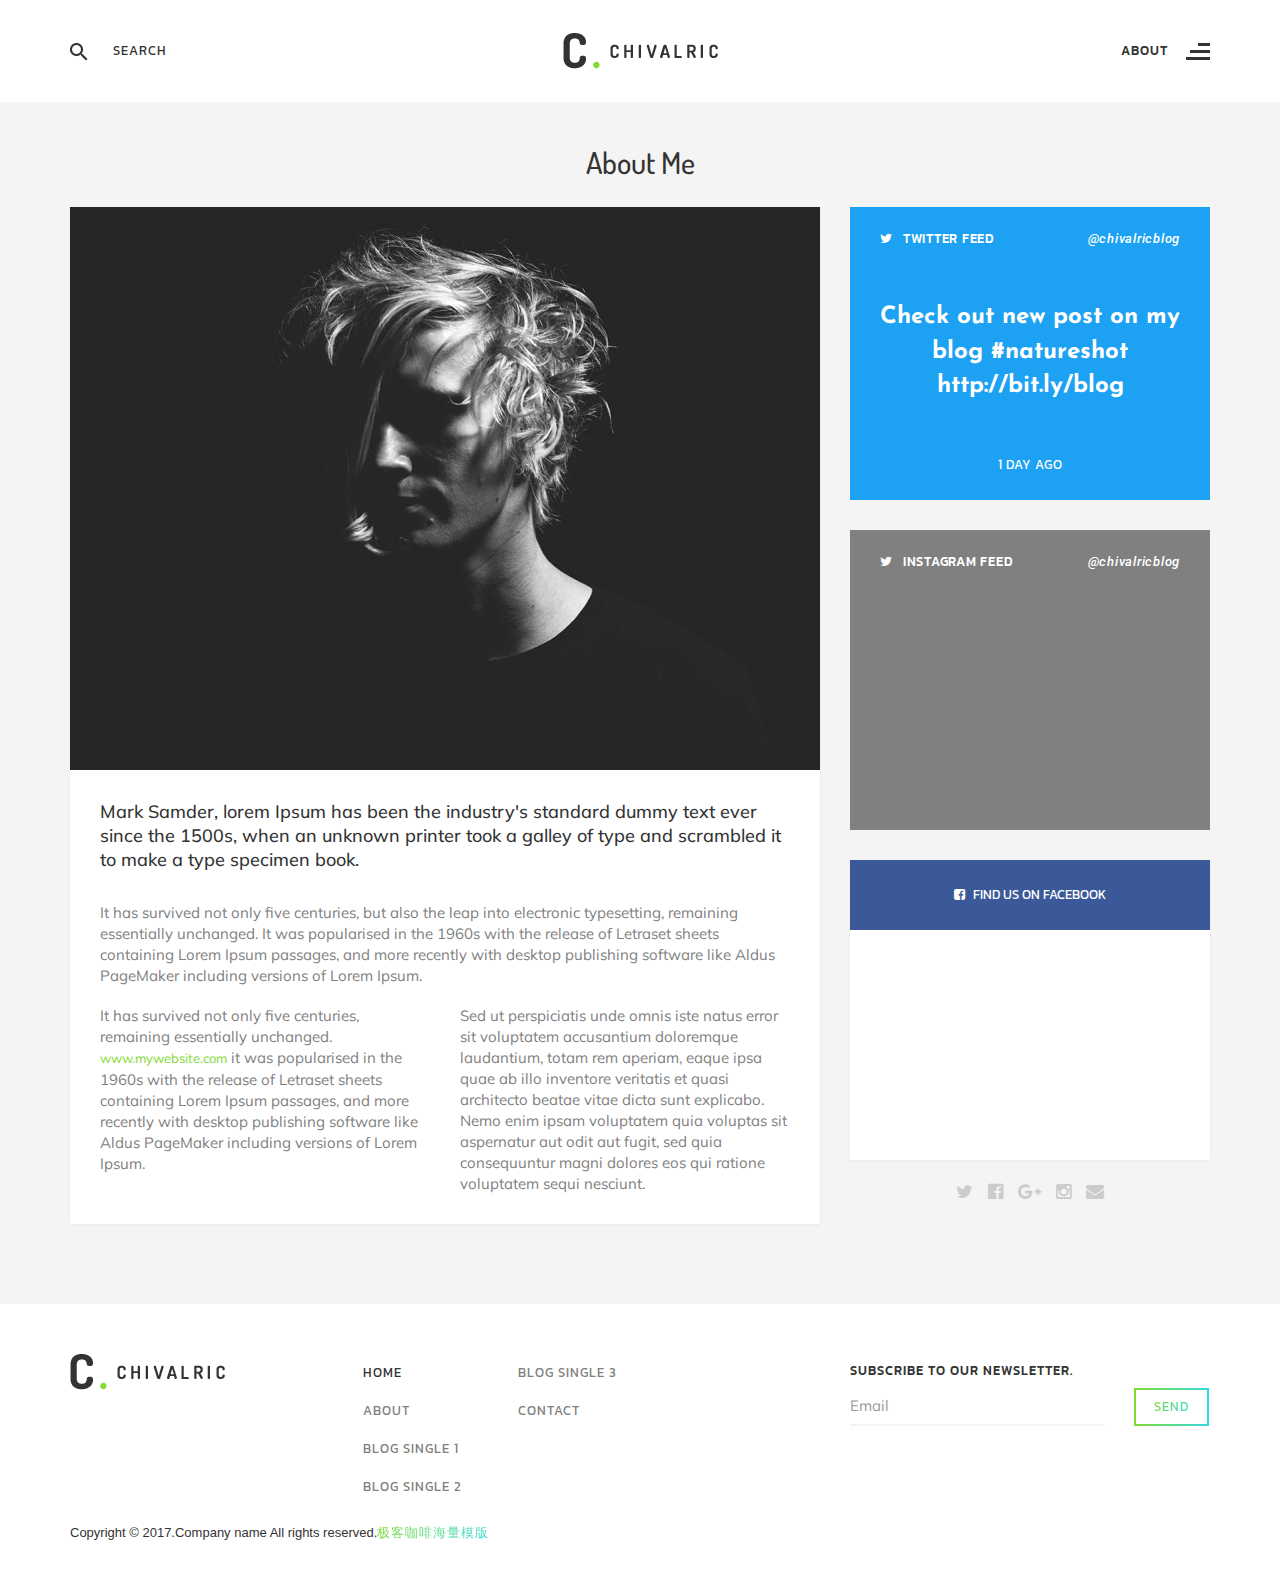
<file: about.html>
﻿<!DOCTYPE html>
<html lang="en">
<head>
<meta charset="utf-8">
<meta http-equiv="X-UA-Compatible" content="IE=edge">
<meta name="viewport" content="width=device-width, initial-scale=1">
<!--========== The above 3 meta tags *must* come first in the head; any other head content must come *after* these tags ==========-->
<title>Chivalric</title>

<!--==========Dependency============-->
<link rel="stylesheet" href="css/bootstrap.min.css">
<link rel="stylesheet" href="css/font-awesome.min.css">
<link rel="stylesheet" href="vendors/owl-carousel/assets/owl.carousel.css">
<link rel="stylesheet" href="vendors/magnific-popup/magnific-popup.css">

<link rel="stylesheet" href="https://fonts.googleapis.com/css?family=Kanit:500">
<link rel="stylesheet" href="https://fonts.googleapis.com/css?family=Josefin+Sans:600,700italic">
<link href='https://fonts.googleapis.com/css?family=Dosis:400,200,300,500,600,800,700' rel='stylesheet' type='text/css'>
<link rel="stylesheet" href="https://fonts.googleapis.com/css?family=Muli:400,300,300italic,400italic">
<link href='https://fonts.googleapis.com/css?family=Roboto:400,100,100italic,300,300italic,400italic,500italic,500,700italic,700,900,900italic' rel='stylesheet' type='text/css'>

<!--==========Theme Styles==========-->
<link href="css/style.css" rel="stylesheet">
<link href="css/theme/green.css" rel="stylesheet">

<!--========== HTML5 shim and Respond.js for IE8 support of HTML5 elements and media queries ==========-->
<!--========== WARNING: Respond.js doesn't work if you view the page via file:// ==========-->
<!--==========[if lt IE 9]>
    <script src="js/html5shiv.min.js"></script>
    <script src="js/respond.min.js"></script>
<![endif]==========-->
</head>
<body class="home">

<header class="row transparent white" data-spy="affix" data-offset-top="300" id="header">
    <div class="container">
        <div class="row top-header">
            <div class="col-sm-4 search-form-col">
                <form action="about.html#" method="get" class="search-form">
                    <div class="input-group">
                        <span class="input-group-addon"><img src="images/search-icon-dark.png" alt=""></span>
                        <input type="search" class="form-control" placeholder="search">
                    </div>
                </form>
            </div>
            <div class="col-sm-4 logo-col text-center">
                <a href="index.html"><img src="images/logo-black-green.png" alt=""></a>
            </div>
            <div class="col-sm-4 menu-trigger-col">
                <button class="menu-trigger black pull-right">
                    <span class="active-page">About</span>
                    <img src="images/menu-align-dark.png" alt="" class="icon-burger">
                    <img src="images/menu-close-dark.png" alt="" class="icon-cross">
                </button>
            </div>
        </div>        
    </div>
    <div class="row menu-section">
        <div class="container">
            <div class="row">
                <div class="col-sm-8 menu-col">
                    <div class="row">
                        <ul class="nav column-menu white-bg">
                            <li class="dropdown">
                                <a href="about.html#" class="dropdown-toggle" data-toggle="dropdown" role="button" aria-haspopup="true" aria-expanded="false">Home <span class="caret"></span></a>
                                <ul class="dropdown-menu">
                                    <li><a href="index.html">Home Option 1</a></li>
                                    <li><a href="http://xbk381-html1.demo.smallseashell.com/index2.html">Home Option 2</a></li>
                                    <li><a href="http://xbk381-html1.demo.smallseashell.com/index3.html">Home Option 3</a></li>
                                    <li><a href="http://xbk381-html1.demo.smallseashell.com/index4.html">Home Option 4</a></li>
                                    <li><a href="http://xbk381-html1.demo.smallseashell.com/index5.html">Home Option 5</a></li>
                                    <li><a href="http://xbk381-html1.demo.smallseashell.com/index6.html">Home Option 6</a></li>
                                </ul>
                            </li>
                            <li class="active"><a href="about.html">About</a></li>
                            <li><a href="single.html">Blog Single 1</a></li>
                            <li><a href="single2.html">Blog Single 2</a></li>
                        </ul>
                        <ul class="nav column-menu white-bg">
                            <li><a href="single3.html">Blog Single 3</a></li>
                            
                            <li><a href="contact.html">contact</a></li>
                        </ul>
                    </div>
                </div>
                <div class="col-sm-4 subscribe-col">
                    <h5 class="widget-title">subscribe to our newsletter.</h5>
                    <form action="about.html#" method="post" class="form-inline subscribe-form">                    
                        <div class="form-group">
                            <input type="email" class="form-control" placeholder="Email">
                        </div>
                        <button type="submit" class="btn btn-primary btn-sm"><span>send</span></button>
                    </form>
                    <ul class="nav social-nav white">
                        <li><a href="about.html#"><i class="fa fa-twitter"></i></a></li>
                        <li><a href="about.html#"><i class="fa fa-facebook-official"></i></a></li>
                        <li><a href="about.html#"><i class="fa fa-google-plus"></i></a></li>
                        <li><a href="about.html#"><i class="fa fa-instagram"></i></a></li>
                        <li><a href="about.html#"><i class="fa fa-envelope"></i></a></li>
                    </ul>
                </div>
            </div>
        </div>
    </div>
</header>

<section class="row page-content-wrap">
    <div class="container">
        <h2 class="page-title text-center">about me</h2>
        <div class="row">
            <div class="col-md-8 page-contents">
                <div class="row page-content">
                    <img src="images/author.jpg" alt="" class="img-responsive">
                    
                    <div class="contents row">
                        <h4>Mark Samder, lorem Ipsum has been the industry's standard dummy text ever since the 1500s, when an unknown printer took a galley of type and scrambled it to make a type specimen book.</h4>
                    
                        <p>It has survived not only five centuries, but also the leap into electronic typesetting, remaining essentially unchanged. It was popularised in the 1960s with the release of Letraset sheets containing Lorem Ipsum passages, and more recently with desktop publishing software like Aldus PageMaker including versions of Lorem Ipsum.</p>
                        <br>
                        <div class="row">
                            <div class="col-sm-6">
                                <p>It has survived not only five centuries, remaining essentially unchanged. <a href="http://xbk381-html1.demo.smallseashell.com/www.mywebsite.com">www.mywebsite.com</a> it was popularised in the 1960s with the release of Letraset sheets containing Lorem Ipsum passages, and more recently with desktop publishing software like Aldus PageMaker including versions of Lorem Ipsum.</p>
                            </div>
                            <div class="col-sm-6">
                                <p>Sed ut perspiciatis unde omnis iste natus error sit voluptatem accusantium doloremque laudantium, totam rem aperiam, eaque ipsa quae ab illo inventore veritatis et quasi architecto beatae vitae dicta sunt explicabo. Nemo enim ipsam voluptatem quia voluptas sit aspernatur aut odit aut fugit, sed quia consequuntur magni dolores eos qui ratione voluptatem sequi nesciunt.</p>
                            </div>
                        </div>
                    </div>
                    
                </div>
            </div>
            <div class="col-md-4 sidebar">  
                <!--Twitter Widget-->
                <aside class="row m0 widget widget-twitter">
                    <div class="widget-twitter-inner">
                        <h5 class="widget-meta"><i class="fa fa-twitter"></i>Twitter feed <a href="http://twitter.com/chivalricblog">@chivalricblog</a></h5>
                        <div class="row tweet-texts">
                            <p>Check out new post on my blog <a href="http://twitter.com/#natureshot">#natureshot</a> <a href="http://bit.ly/blog">http://bit.ly/blog</a></p>
                        </div>
                        <div class="row timepast">1 day ago</div>
                    </div>
                </aside>
                <!--Instagram Widget-->
                <aside class="row m0 widget widget-instagram">
                    <div class="widget-instagram-inner">
                        <h5 class="widget-meta"><i class="fa fa-twitter"></i>instagram feed <a href="http://twitter.com/chivalricblog">@chivalricblog</a></h5>
                        <div id="instafeed"></div>
                    </div>
                </aside>
                <aside class="row m0 widget widget-facebook">
                    <div class="widget-inner widget-facebook-inner">
                        <a href="about.html#" class="facebook-link"><i class="fa fa-facebook-square"></i>find us on facebook</a>
                    </div>                    
                    <ul class="nav social-nav">
                        <li><a href="about.html#"><i class="fa fa-twitter"></i></a></li>
                        <li><a href="about.html#"><i class="fa fa-facebook-official"></i></a></li>
                        <li><a href="about.html#"><i class="fa fa-google-plus"></i></a></li>
                        <li><a href="about.html#"><i class="fa fa-instagram"></i></a></li>
                        <li><a href="about.html#"><i class="fa fa-envelope"></i></a></li>
                    </ul>
                </aside>
            </div>
        </div>
    </div>
</section>

<!--Footer-->
<footer class="row" id="footer">
    <div class="container">
        <div class="row top-footer">
            <div class="widget col-sm-3 widget-about">
                <div class="row m0"><a href="index.html"><img src="images/logo-black-green.png" alt=""></a></div>
            </div>
            <div class="widget col-sm-5 widget-menu">
                <div class="row">
                    <ul class="nav column-menu white-bg">
                        <li class="active"><a href="index.html">Home</a></li>
                        <li><a href="about.html">About</a></li>
                        <li><a href="single.html">Blog Single 1</a></li>
                        <li><a href="single2.html">Blog Single 2</a></li>
                    </ul>
                    <ul class="nav column-menu white-bg">
                        <li><a href="http://xbk381-html1.demo.smallseashell.com/single3">Blog Single 3</a></li>
                        
                        <li><a href="contact.html">contact</a></li>
                    </ul>
                </div>
            </div>
            <div class="widget col-sm-4 widget-subscribe">
                <h5 class="widget-title">subscribe to our newsletter.</h5>
                <form action="about.html#" method="post" class="form-inline subscribe-form">                    
                    <div class="form-group">
                        <input type="email" class="form-control" placeholder="Email">
                    </div>
                    <button type="submit" class="btn btn-primary btn-sm"><span>send</span></button>
                </form>
            </div>
        </div>
        <h5 class="copyright">Copyright &copy; 2017.Company name All rights reserved.<a target="_blank" href="https://shop127303707.taobao.com/">极客咖啡海量模版</a></h5>
    </div>
</footer>

<!--========== jQuery (necessary for Bootstrap's JavaScript plugins) ==========-->
<script src="js/jquery-2.2.0.min.js"></script>
<script src="js/bootstrap.min.js"></script>
<script src="vendors/owl-carousel/owl.carousel.min.js"></script>
<script src="vendors/magnific-popup/jquery.magnific-popup.min.js"></script>
<script src="vendors/instafeed/instafeed.min.js"></script>
<script src="vendors/imagesLoaded/imagesloaded.pkgd.min.js"></script>
<script src="vendors/isotope/isotope.pkgd.min.js"></script>
<script src="js/theme.js"></script>
</body>
</html>
</file>
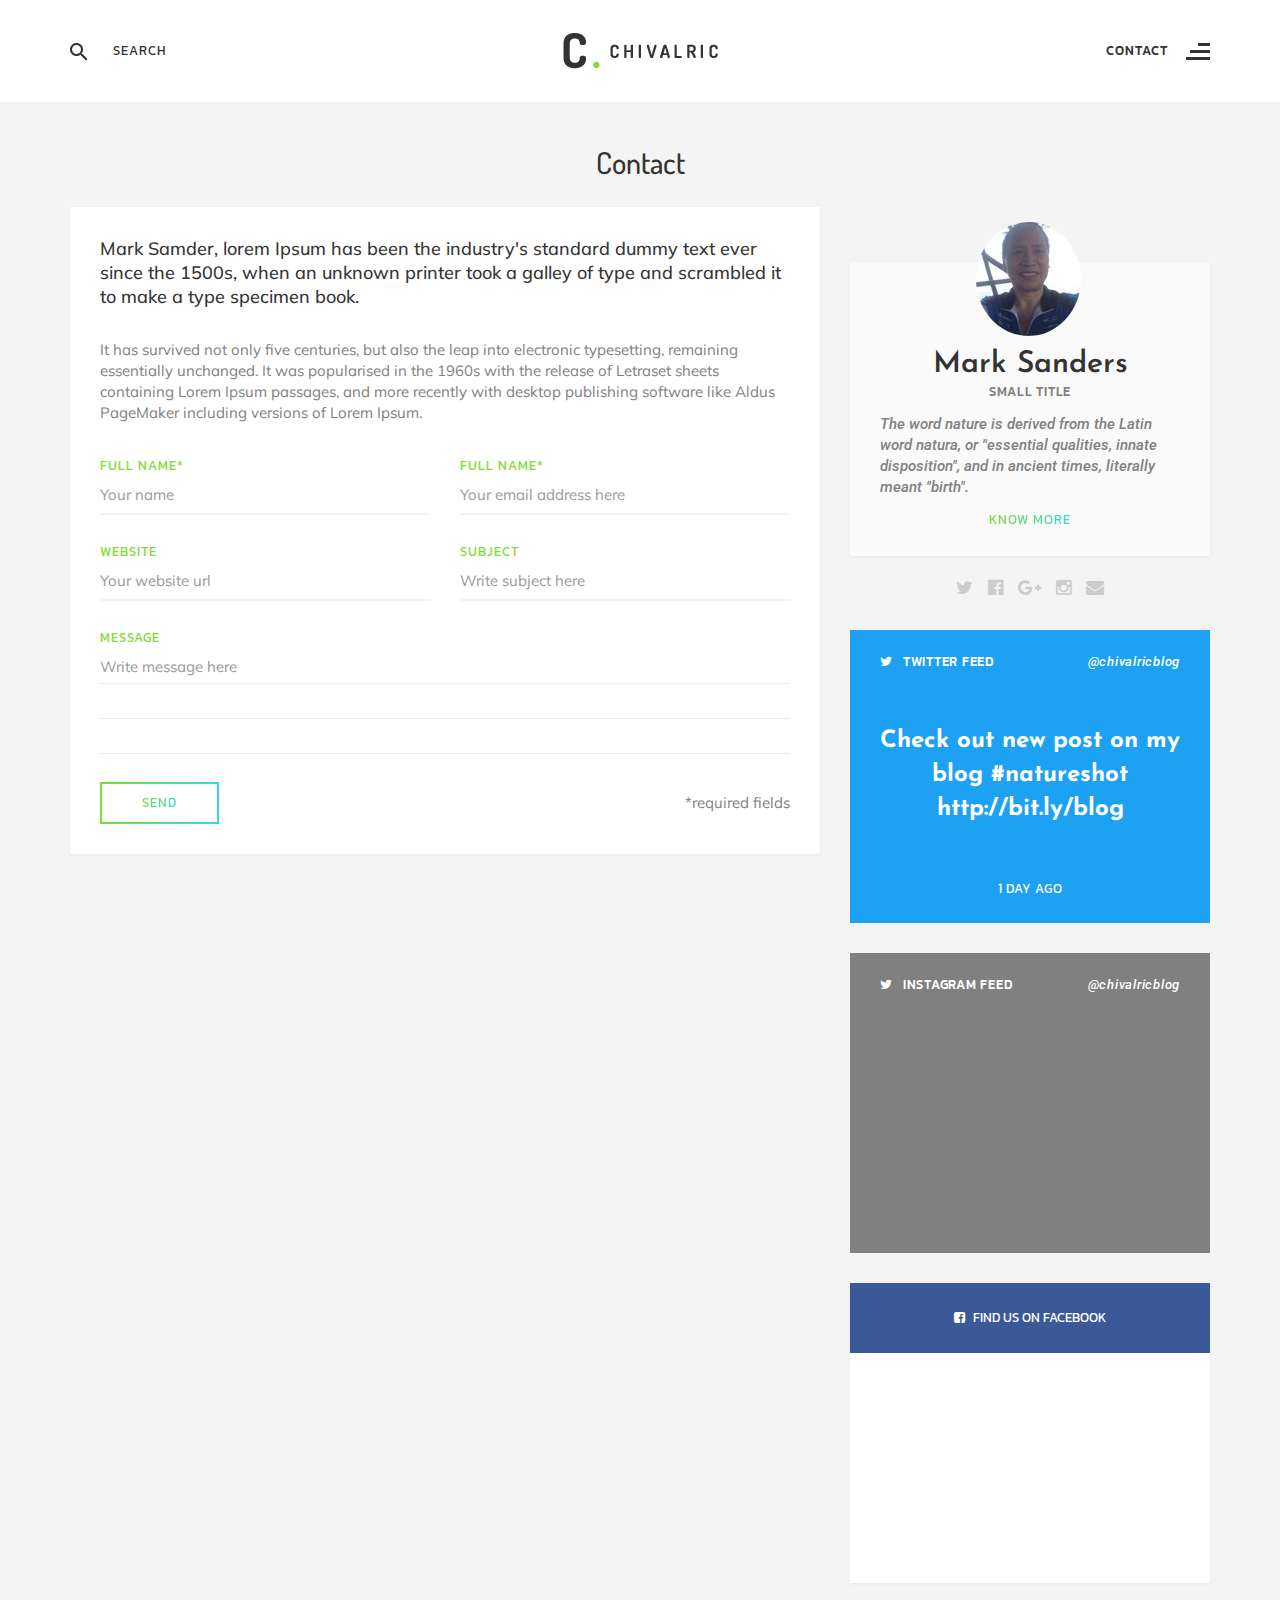
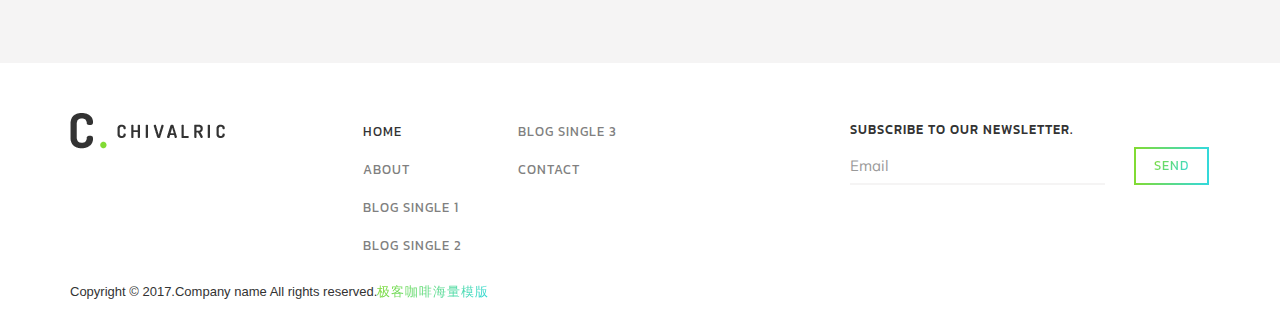
<file: contact.html>
﻿<!DOCTYPE html>
<html lang="en">
<head>
<meta charset="utf-8">
<meta http-equiv="X-UA-Compatible" content="IE=edge">
<meta name="viewport" content="width=device-width, initial-scale=1">
<!--========== The above 3 meta tags *must* come first in the head; any other head content must come *after* these tags ==========-->
<title>Chivalric</title>

<!--==========Dependency============-->
<link rel="stylesheet" href="css/bootstrap.min.css">
<link rel="stylesheet" href="css/font-awesome.min.css">
<link rel="stylesheet" href="vendors/owl-carousel/assets/owl.carousel.css">
<link rel="stylesheet" href="vendors/magnific-popup/magnific-popup.css">

<link rel="stylesheet" href="https://fonts.googleapis.com/css?family=Kanit:500">
<link rel="stylesheet" href="https://fonts.googleapis.com/css?family=Josefin+Sans:600,700italic">
<link href='https://fonts.googleapis.com/css?family=Dosis:400,200,300,500,600,800,700' rel='stylesheet' type='text/css'>
<link rel="stylesheet" href="https://fonts.googleapis.com/css?family=Muli:400,300,300italic,400italic">
<link href='https://fonts.googleapis.com/css?family=Roboto:400,100,100italic,300,300italic,400italic,500italic,500,700italic,700,900,900italic' rel='stylesheet' type='text/css'>

<!--==========Theme Styles==========-->
<link href="css/style.css" rel="stylesheet">
<link href="css/theme/green.css" rel="stylesheet">

<!--========== HTML5 shim and Respond.js for IE8 support of HTML5 elements and media queries ==========-->
<!--========== WARNING: Respond.js doesn't work if you view the page via file:// ==========-->
<!--==========[if lt IE 9]>
    <script src="js/html5shiv.min.js"></script>
    <script src="js/respond.min.js"></script>
<![endif]==========-->
</head>
<body class="home">

<header class="row transparent white" data-spy="affix" data-offset-top="300" id="header">
    <div class="container">
        <div class="row top-header">
            <div class="col-sm-4 search-form-col">
                <form action="contact.html#" method="get" class="search-form">
                    <div class="input-group">
                        <span class="input-group-addon"><img src="images/search-icon-dark.png" alt=""></span>
                        <input type="search" class="form-control" placeholder="search">
                    </div>
                </form>
            </div>
            <div class="col-sm-4 logo-col text-center">
                <a href="index.html"><img src="images/logo-black-green.png" alt=""></a>
            </div>
            <div class="col-sm-4 menu-trigger-col">
                <button class="menu-trigger black pull-right">
                    <span class="active-page">Contact</span>
                    <img src="images/menu-align-dark.png" alt="" class="icon-burger">
                    <img src="images/menu-close-dark.png" alt="" class="icon-cross">
                </button>
            </div>
        </div>        
    </div>
    <div class="row menu-section">
        <div class="container">
            <div class="row">
                <div class="col-sm-8 menu-col">
                    <div class="row">
                        <ul class="nav column-menu white-bg">
                            <li class="dropdown">
                                <a href="contact.html#" class="dropdown-toggle" data-toggle="dropdown" role="button" aria-haspopup="true" aria-expanded="false">Home <span class="caret"></span></a>
                                <ul class="dropdown-menu">
                                    <li><a href="index.html">Home Option 1</a></li>
                                    <li><a href="http://xbk381-html1.demo.smallseashell.com/index2.html">Home Option 2</a></li>
                                    <li><a href="http://xbk381-html1.demo.smallseashell.com/index3.html">Home Option 3</a></li>
                                    <li><a href="http://xbk381-html1.demo.smallseashell.com/index4.html">Home Option 4</a></li>
                                    <li><a href="http://xbk381-html1.demo.smallseashell.com/index5.html">Home Option 5</a></li>
                                    <li><a href="http://xbk381-html1.demo.smallseashell.com/index6.html">Home Option 6</a></li>
                                </ul>
                            </li>
                            <li><a href="about.html">About</a></li>
                            <li><a href="single.html">Blog Single 1</a></li>
                            <li><a href="single2.html">Blog Single 2</a></li>
                        </ul>
                        <ul class="nav column-menu white-bg">
                            <li><a href="single3.html">Blog Single 3</a></li>
                            
                            <li class="active"><a href="contact.html">contact</a></li>
                        </ul>
                    </div>
                </div>
                <div class="col-sm-4 subscribe-col">
                    <h5 class="widget-title">subscribe to our newsletter.</h5>
                    <form action="contact.html#" method="post" class="form-inline subscribe-form">                    
                        <div class="form-group">
                            <input type="email" class="form-control" placeholder="Email">
                        </div>
                        <button type="submit" class="btn btn-primary btn-sm"><span>send</span></button>
                    </form>
                    <ul class="nav social-nav white">
                        <li><a href="contact.html#"><i class="fa fa-twitter"></i></a></li>
                        <li><a href="contact.html#"><i class="fa fa-facebook-official"></i></a></li>
                        <li><a href="contact.html#"><i class="fa fa-google-plus"></i></a></li>
                        <li><a href="contact.html#"><i class="fa fa-instagram"></i></a></li>
                        <li><a href="contact.html#"><i class="fa fa-envelope"></i></a></li>
                    </ul>
                </div>
            </div>
        </div>
    </div>
</header>

<section class="row page-content-wrap">
    <div class="container">
        <h2 class="page-title text-center">contact</h2>
        <div class="row">
            <div class="col-md-8 page-contents">
                <div class="row page-content">
                    <div class="contents row">
                        <h4>Mark Samder, lorem Ipsum has been the industry's standard dummy text ever since the 1500s, when an unknown printer took a galley of type and scrambled it to make a type specimen book.</h4>
                    
                        <p>It has survived not only five centuries, but also the leap into electronic typesetting, remaining essentially unchanged. It was popularised in the 1960s with the release of Letraset sheets containing Lorem Ipsum passages, and more recently with desktop publishing software like Aldus PageMaker including versions of Lorem Ipsum.</p>
                        <br>
                        <form action="contact.html#" method="post" class="contact-form row">
                            <div class="form-group col-sm-6">
                                <label for="name">full name*</label>
                                <input type="text" id="name" class="form-control" placeholder="Your name" required>
                            </div>
                            <div class="form-group col-sm-6">
                                <label for="email">full name*</label>
                                <input type="email" id="email" class="form-control" placeholder="Your email address here" required>
                            </div>
                            <div class="form-group col-sm-6">
                                <label for="website">website</label>
                                <input type="url" id="website" class="form-control" placeholder="Your website url">
                            </div>
                            <div class="form-group col-sm-6">
                                <label for="subject">subject</label>
                                <input type="text" id="subject" class="form-control" placeholder="Write subject here" required>
                            </div>
                            <div class="form-group col-sm-12">
                                <label for="message">message</label>
                                <textarea name="message" id="message" class="form-control" placeholder="Write message here"></textarea>
                            </div>
                            <div class="col-sm-12">
                                <button type="submit" class="btn-primary"><span>send</span></button>
                                <h5 class="pull-right">*required fields</h5>
                            </div>
                        </form>
                    </div>                    
                </div>
            </div>
            <div class="col-md-4 sidebar">              
                <!--Author Widget-->
                <aside class="row m0 widget-author widget has-pt">
                    <div class="widget-author-inner row">
                        <div class="author-avatar row"><a href="contact.html#"><img src="images/author1.jpg" alt="" class="img-circle"></a></div>
                        <a href="contact.html#"><h2 class="author-name">Mark Sanders</h2></a>
                        <h5 class="author-title">small title</h5>
                        <p>The word nature is derived from the Latin word natura, or "essential qualities, innate disposition", and in ancient times, literally meant "birth".</p>
                        <a href="contact.html#" class="know-more">know more</a>
                    </div>
                    <ul class="nav social-nav">
                        <li><a href="contact.html#"><i class="fa fa-twitter"></i></a></li>
                        <li><a href="contact.html#"><i class="fa fa-facebook-official"></i></a></li>
                        <li><a href="contact.html#"><i class="fa fa-google-plus"></i></a></li>
                        <li><a href="contact.html#"><i class="fa fa-instagram"></i></a></li>
                        <li><a href="contact.html#"><i class="fa fa-envelope"></i></a></li>
                    </ul>
                </aside>
                <!--Twitter Widget-->
                <aside class="row m0 widget widget-twitter">
                    <div class="widget-twitter-inner">
                        <h5 class="widget-meta"><i class="fa fa-twitter"></i>Twitter feed <a href="http://twitter.com/chivalricblog">@chivalricblog</a></h5>
                        <div class="row tweet-texts">
                            <p>Check out new post on my blog <a href="http://twitter.com/#natureshot">#natureshot</a> <a href="http://bit.ly/blog">http://bit.ly/blog</a></p>
                        </div>
                        <div class="row timepast">1 day ago</div>
                    </div>
                </aside>
                <!--Instagram Widget-->
                <aside class="row m0 widget widget-instagram">
                    <div class="widget-instagram-inner">
                        <h5 class="widget-meta"><i class="fa fa-twitter"></i>instagram feed <a href="http://twitter.com/chivalricblog">@chivalricblog</a></h5>
                        <div id="instafeed"></div>
                    </div>
                </aside>
                <aside class="row m0 widget widget-facebook">
                    <div class="widget-inner widget-facebook-inner">
                        <a href="contact.html#" class="facebook-link"><i class="fa fa-facebook-square"></i>find us on facebook</a>
                    </div>
                </aside>
            </div>
        </div>
    </div>
</section>

<!--Footer-->
<footer class="row" id="footer">
    <div class="container">
        <div class="row top-footer">
            <div class="widget col-sm-3 widget-about">
                <div class="row m0"><a href="index.html"><img src="images/logo-black-green.png" alt=""></a></div>
            </div>
            <div class="widget col-sm-5 widget-menu">
                <div class="row">
                    <ul class="nav column-menu white-bg">
                        <li class="active"><a href="index.html">Home</a></li>
                        <li><a href="about.html">About</a></li>
                        <li><a href="single.html">Blog Single 1</a></li>
                        <li><a href="single2.html">Blog Single 2</a></li>
                    </ul>
                    <ul class="nav column-menu white-bg">
                        <li><a href="single3.html">Blog Single 3</a></li>
                        
                        <li><a href="contact.html">contact</a></li>
                    </ul>
                </div>
            </div>
            <div class="widget col-sm-4 widget-subscribe">
                <h5 class="widget-title">subscribe to our newsletter.</h5>
                <form action="contact.html#" method="post" class="form-inline subscribe-form">                    
                    <div class="form-group">
                        <input type="email" class="form-control" placeholder="Email">
                    </div>
                    <button type="submit" class="btn btn-primary btn-sm"><span>send</span></button>
                </form>
            </div>
        </div>
        <h5 class="copyright">Copyright &copy; 2017.Company name All rights reserved.<a target="_blank" href="https://shop127303707.taobao.com/">极客咖啡海量模版</a></h5>
    </div>
</footer>

<!--========== jQuery (necessary for Bootstrap's JavaScript plugins) ==========-->
<script src="js/jquery-2.2.0.min.js"></script>
<script src="js/bootstrap.min.js"></script>
<script src="vendors/owl-carousel/owl.carousel.min.js"></script>
<script src="vendors/magnific-popup/jquery.magnific-popup.min.js"></script>
<script src="vendors/instafeed/instafeed.min.js"></script>
<script src="vendors/imagesLoaded/imagesloaded.pkgd.min.js"></script>
<script src="vendors/isotope/isotope.pkgd.min.js"></script>
<script src="js/theme.js"></script>
</body>
</html>
</file>
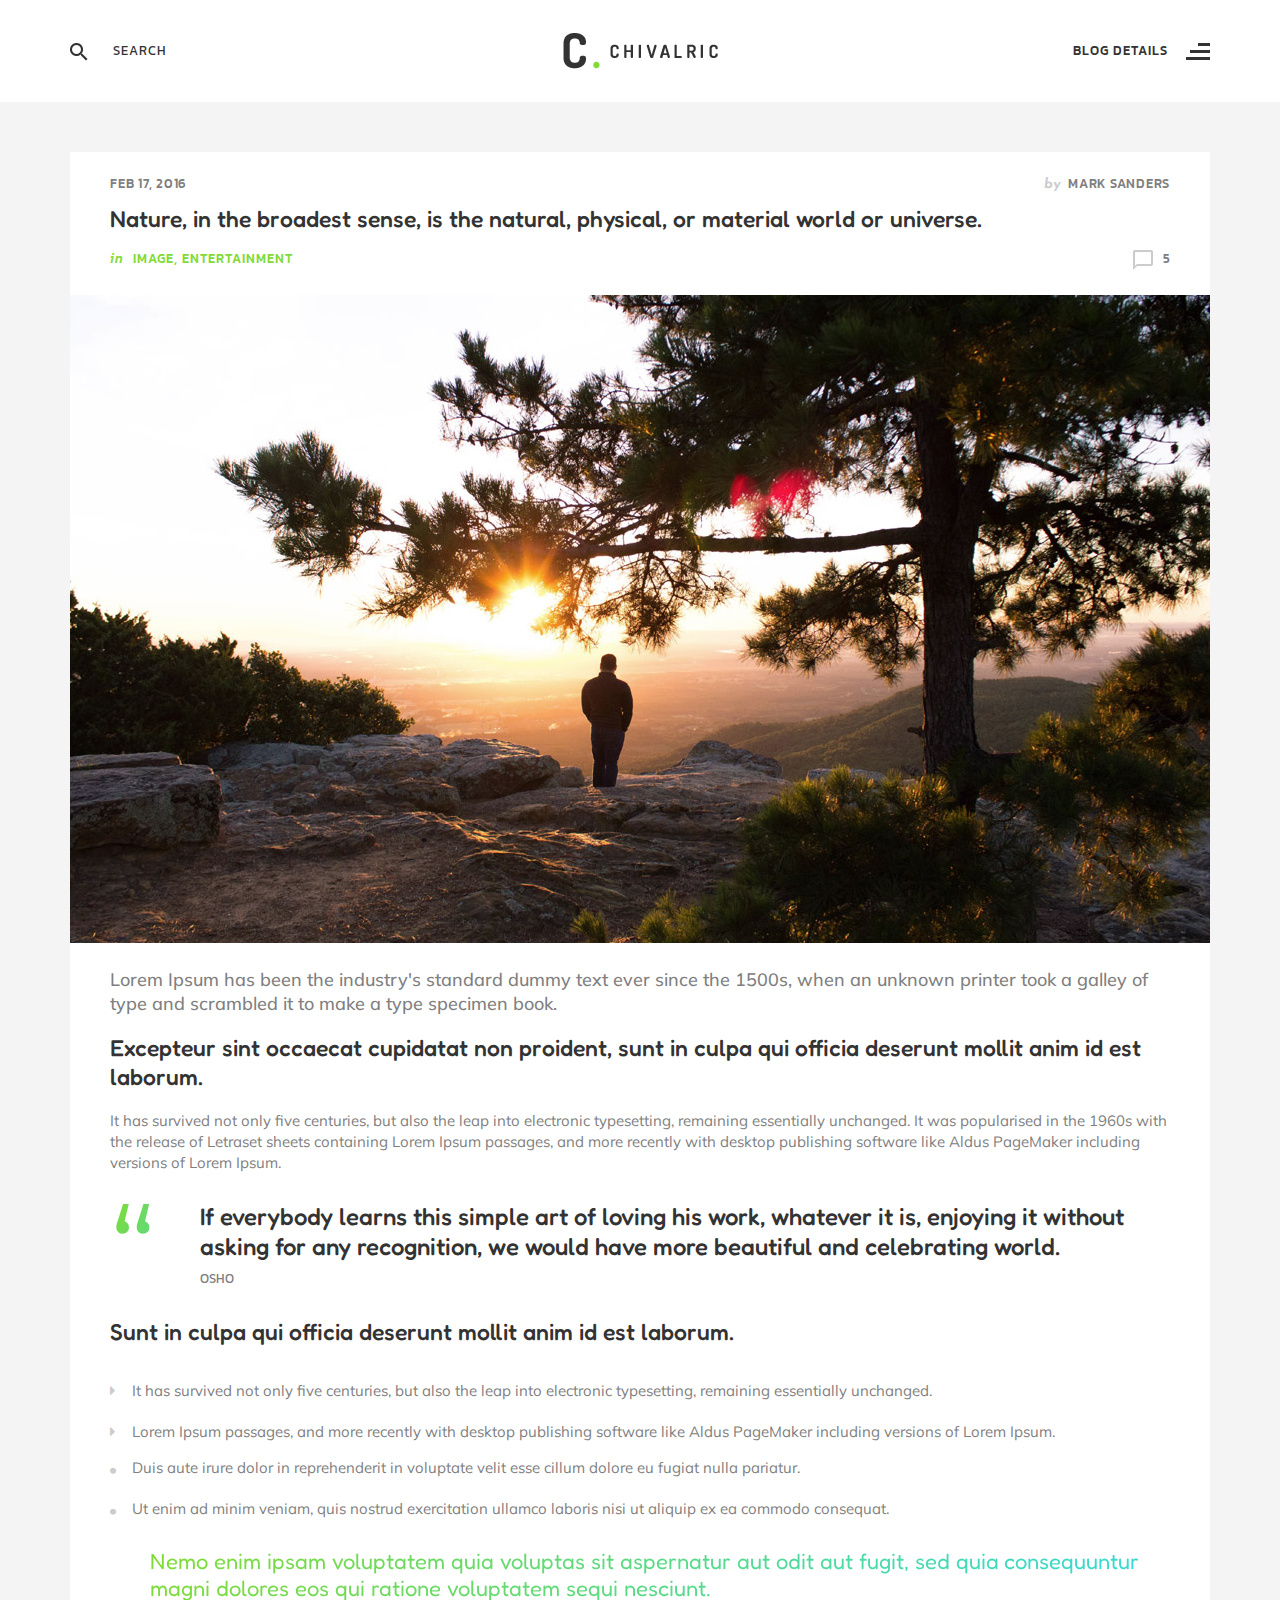
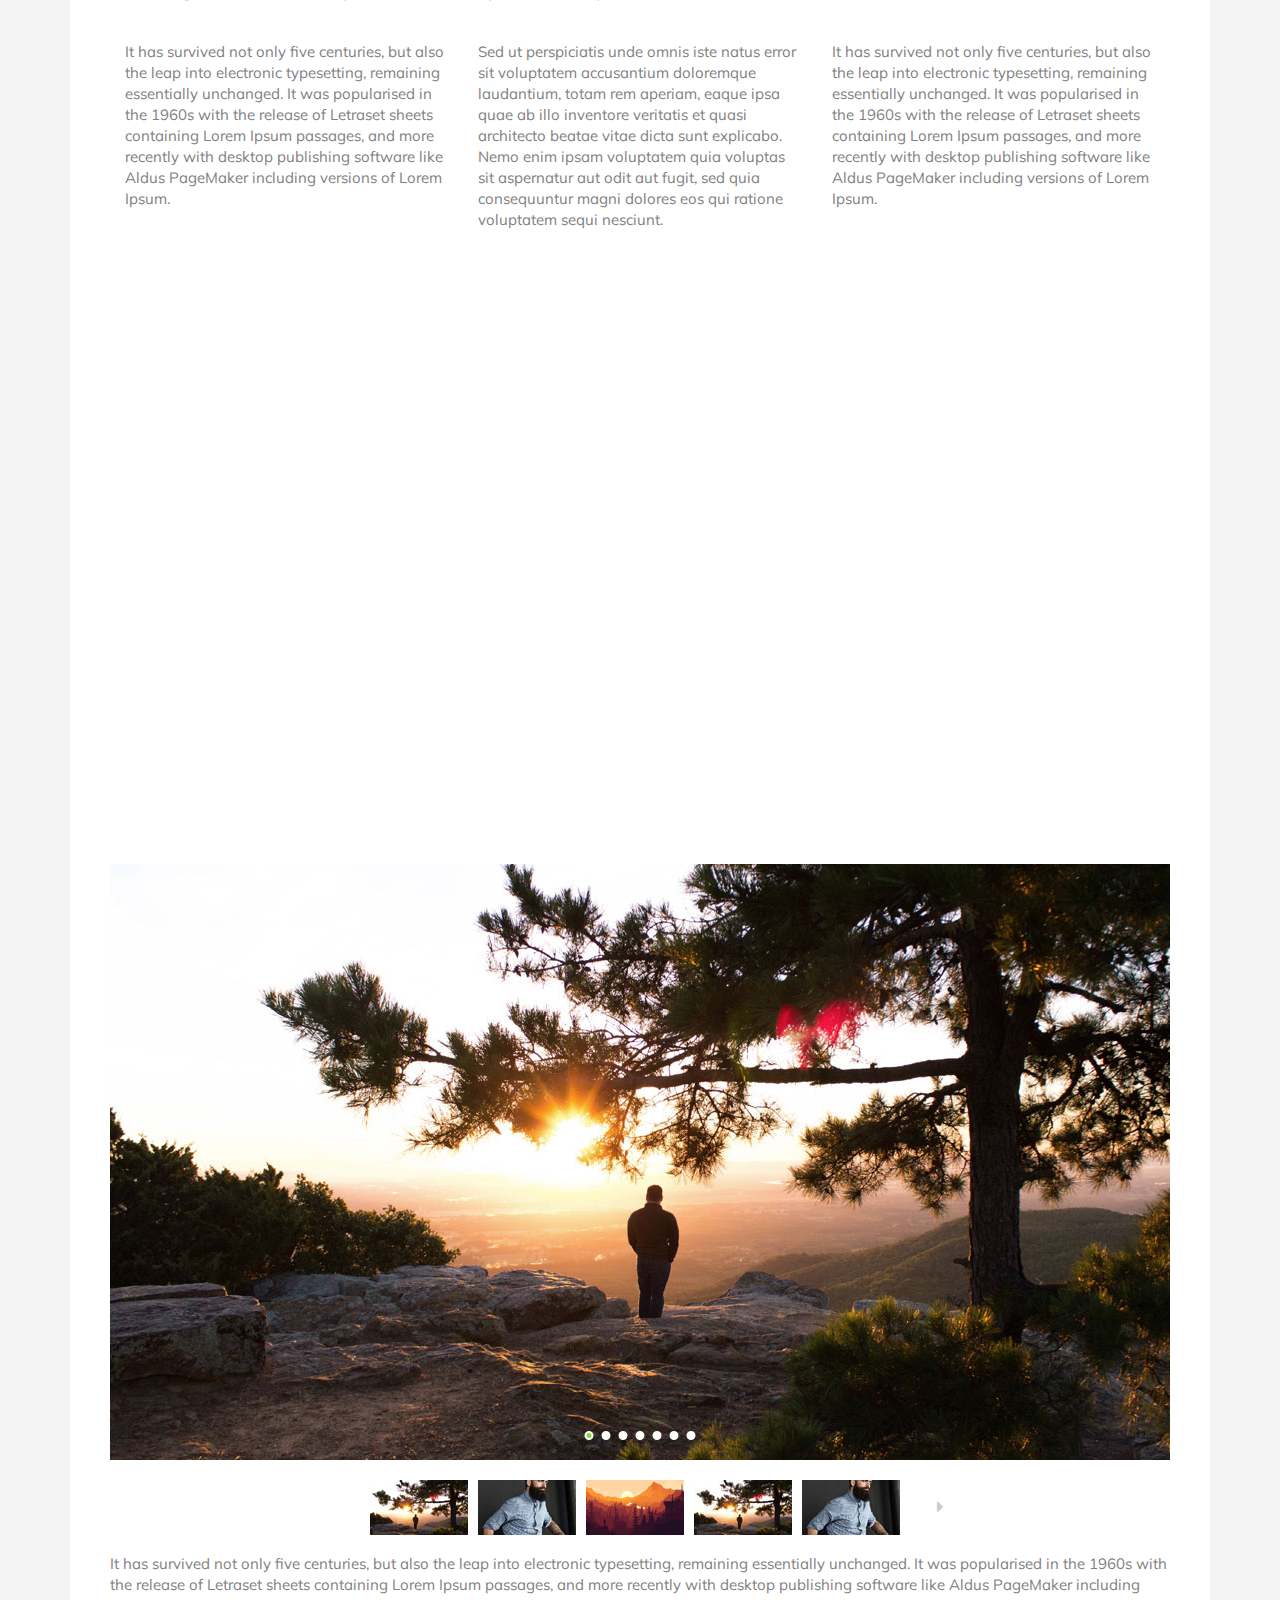
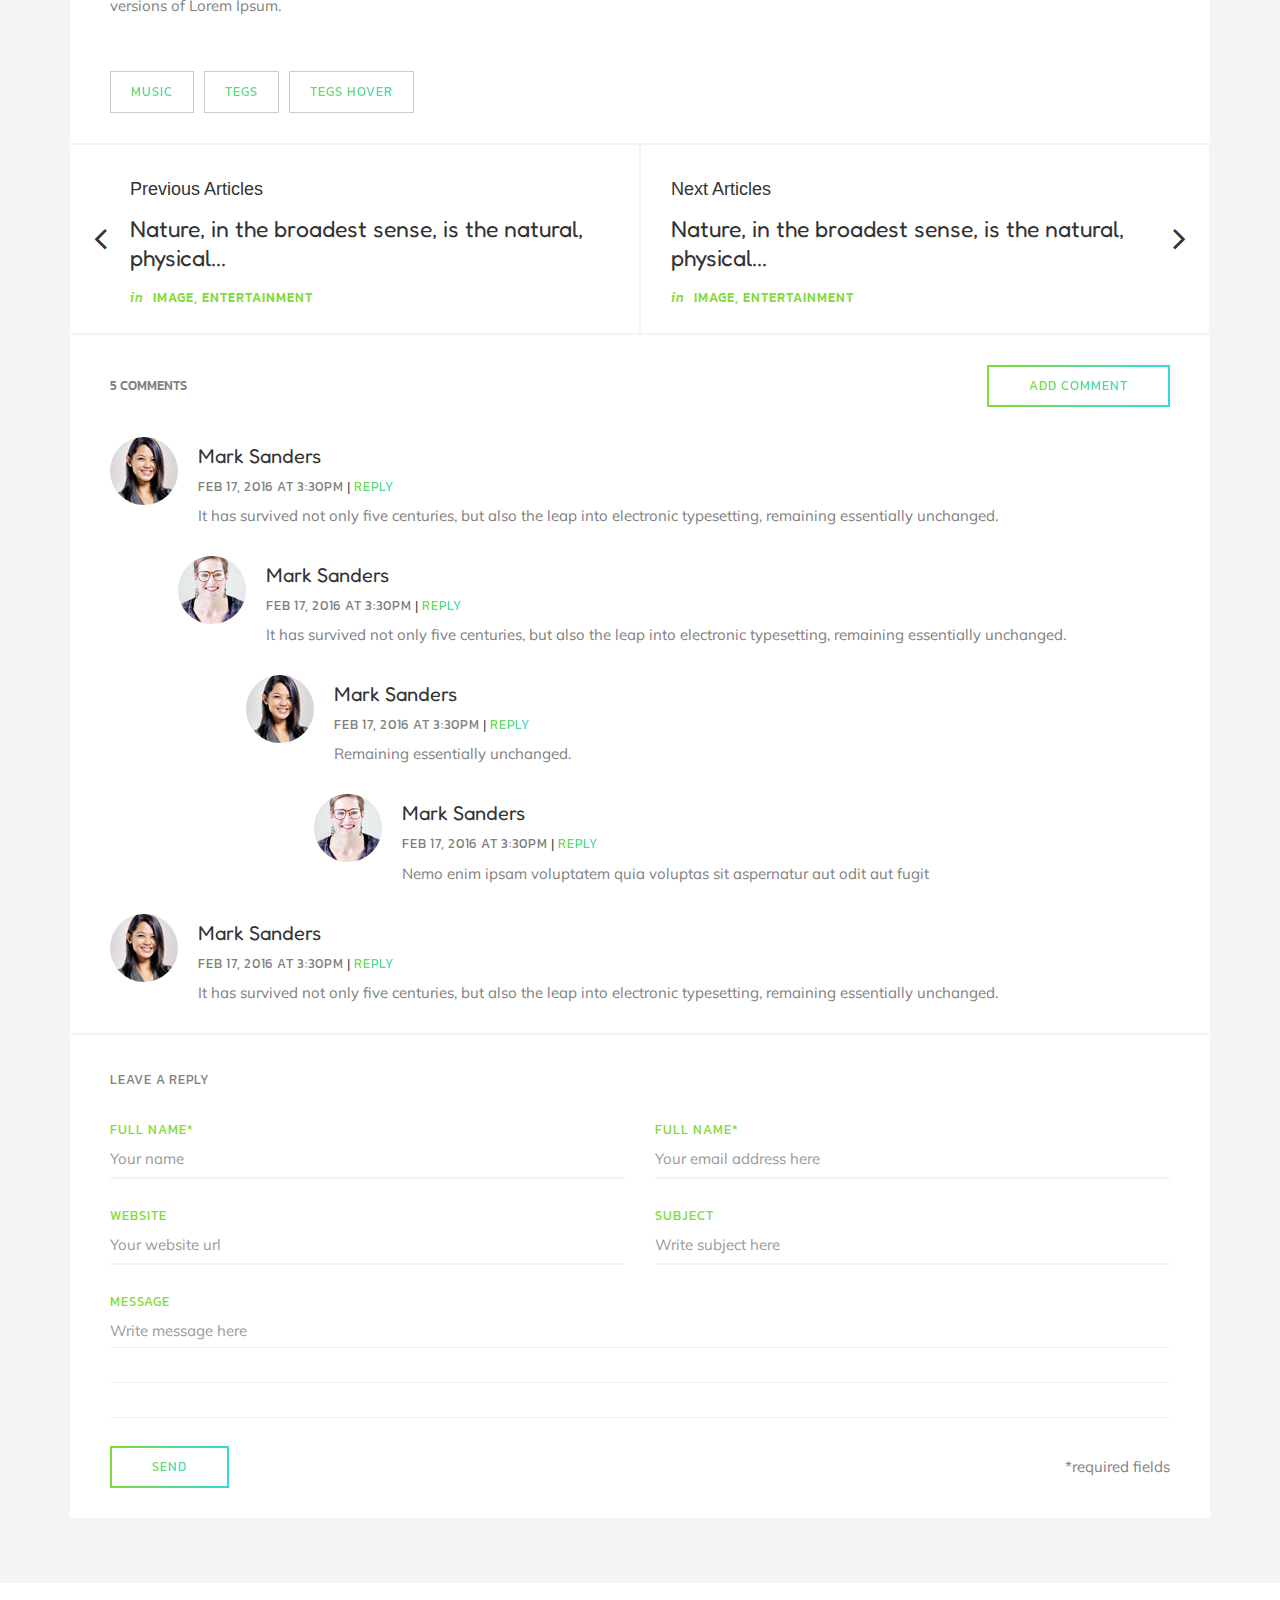
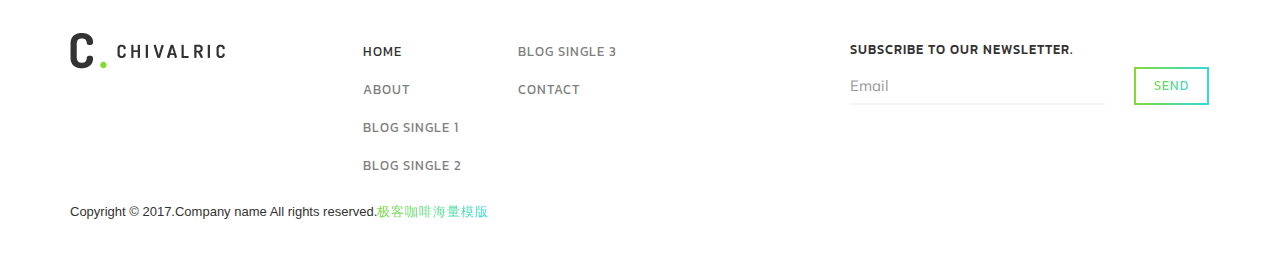
<file: single2.html>
﻿<!DOCTYPE html>
<html lang="en">
<head>
<meta charset="utf-8">
<meta http-equiv="X-UA-Compatible" content="IE=edge">
<meta name="viewport" content="width=device-width, initial-scale=1">
<!--========== The above 3 meta tags *must* come first in the head; any other head content must come *after* these tags ==========-->
<title>Chivalric</title>

<!--==========Dependency============-->
<link rel="stylesheet" href="css/bootstrap.min.css">
<link rel="stylesheet" href="css/font-awesome.min.css">
<link rel="stylesheet" href="vendors/owl-carousel/assets/owl.carousel.css">
<link rel="stylesheet" href="vendors/magnific-popup/magnific-popup.css">
<link rel="stylesheet" href="vendors/flexslider/flexslider.css">

<link rel="stylesheet" href="https://fonts.googleapis.com/css?family=Kanit:500">
<link rel="stylesheet" href="https://fonts.googleapis.com/css?family=Josefin+Sans:600,700italic">
<link href='https://fonts.googleapis.com/css?family=Dosis:400,200,300,500,600,800,700' rel='stylesheet' type='text/css'>
<link rel="stylesheet" href="https://fonts.googleapis.com/css?family=Muli:400,300,300italic,400italic">
<link href='https://fonts.googleapis.com/css?family=Roboto:400,100,100italic,300,300italic,400italic,500italic,500,700italic,700,900,900italic' rel='stylesheet' type='text/css'>
<link href='https://fonts.googleapis.com/css?family=Montserrat:400,700' rel='stylesheet' type='text/css'>
<link href='https://fonts.googleapis.com/css?family=Fredoka+One' rel='stylesheet' type='text/css'>

<!--==========Theme Styles==========-->
<link href="css/style.css" rel="stylesheet">
<link href="css/theme/green.css" rel="stylesheet">

<!--========== HTML5 shim and Respond.js for IE8 support of HTML5 elements and media queries ==========-->
<!--========== WARNING: Respond.js doesn't work if you view the page via file:// ==========-->
<!--==========[if lt IE 9]>
    <script src="js/html5shiv.min.js"></script>
    <script src="js/respond.min.js"></script>
<![endif]==========-->
</head>
<body class="home">

<header class="row transparent white" data-spy="affix" data-offset-top="300" id="header">
    <div class="container">
        <div class="row top-header">
            <div class="col-sm-4 search-form-col">
                <form action="single2.html#" method="get" class="search-form">
                    <div class="input-group">
                        <span class="input-group-addon"><img src="images/search-icon-dark.png" alt=""></span>
                        <input type="search" class="form-control" placeholder="search">
                    </div>
                </form>
            </div>
            <div class="col-sm-4 logo-col text-center">
                <a href="http://xbk381-html1.demo.smallseashell.com/index6.html"><img src="images/logo-black-green.png" alt=""></a>
            </div>
            <div class="col-sm-4 menu-trigger-col">
                <button class="menu-trigger black pull-right">
                    <span class="active-page">Blog Details</span>
                    <img src="images/menu-align-dark.png" alt="" class="icon-burger">
                    <img src="images/menu-close-dark.png" alt="" class="icon-cross">
                </button>
            </div>
        </div>        
    </div>
    <div class="row menu-section">
        <div class="container">
            <div class="row">
                <div class="col-sm-8 menu-col">
                    <div class="row">
                        <ul class="nav column-menu white-bg">
                            <li class="active dropdown">
                                <a href="single2.html#" class="dropdown-toggle" data-toggle="dropdown" role="button" aria-haspopup="true" aria-expanded="false">Home <span class="caret"></span></a>
                                <ul class="dropdown-menu">
                                    <li><a href="index.html">Home Option 1</a></li>
                                    <li><a href="http://xbk381-html1.demo.smallseashell.com/index2.html">Home Option 2</a></li>
                                    <li><a href="http://xbk381-html1.demo.smallseashell.com/index3.html">Home Option 3</a></li>
                                    <li><a href="http://xbk381-html1.demo.smallseashell.com/index4.html">Home Option 4</a></li>
                                    <li><a href="http://xbk381-html1.demo.smallseashell.com/index5.html">Home Option 5</a></li>
                                    <li><a href="http://xbk381-html1.demo.smallseashell.com/index6.html">Home Option 6</a></li>
                                </ul>
                            </li>
                            <li><a href="about.html">About</a></li>
                            <li><a href="single.html">Blog Single 1</a></li>
                            <li><a href="single2.html">Blog Single 2</a></li>
                        </ul>
                        <ul class="nav column-menu white-bg">
                            <li><a href="single3.html">Blog Single 3</a></li>
                            
                            <li><a href="contact.html">contact</a></li>
                        </ul>
                    </div>
                </div>
                <div class="col-sm-4 subscribe-col">
                    <h5 class="widget-title">subscribe to our newsletter.</h5>
                    <form action="single2.html#" method="post" class="form-inline subscribe-form">                    
                        <div class="form-group">
                            <input type="email" class="form-control" placeholder="Email">
                        </div>
                        <button type="submit" class="btn btn-primary btn-sm"><span>send</span></button>
                    </form>
                    <ul class="nav social-nav white">
                        <li><a href="single2.html#"><i class="fa fa-twitter"></i></a></li>
                        <li><a href="single2.html#"><i class="fa fa-facebook-official"></i></a></li>
                        <li><a href="single2.html#"><i class="fa fa-google-plus"></i></a></li>
                        <li><a href="single2.html#"><i class="fa fa-instagram"></i></a></li>
                        <li><a href="single2.html#"><i class="fa fa-envelope"></i></a></li>
                    </ul>
                </div>
            </div>
        </div>
    </div>
</header>

<section class="row content-wrap single-nosidebar">
    <div class="container">
        <div class="row">
            <div class="col-sm-12 single-post-contents">
                <article class="single-post-content v2 row m0 post">
                    <header class="row">                        
                        <h5 class="post-meta">
                            <a href="single2.html#" class="date">feb 17, 2016</a>
                            <span class="post-author"><i>by</i><a href="single2.html#">Mark Sanders</a></span>
                        </h5>
                        <h2 class="post-title">Nature, in the broadest sense, is the natural, physical, or material world or universe.</h2>
                        <div class="row">
                            <h5 class="taxonomy pull-left"><i>in</i> <a href="single2.html#">image</a>, <a href="single2.html#">entertainment</a></h5>
                            <div class="response-count pull-right"><img src="images/comment-icon-gray.png" alt="">5</div>
                        </div>
                    </header>
                    <div class="featured-content row m0">
                        <a href="single2.html#"><img src="images/featured-posts/3.jpg" alt=""></a>
                    </div>
                    <div class="post-content row">
                        <h4>Lorem Ipsum has been the industry's standard dummy text ever since the 1500s, when an unknown printer took a galley of type and scrambled it to make a type specimen book.</h4>
                        <br>
                        <h3>Excepteur sint occaecat cupidatat non proident, sunt in culpa qui officia deserunt mollit anim id est laborum.</h3>
                        <br>
                        <p>It has survived not only five centuries, but also the leap into electronic typesetting, remaining essentially unchanged. It was popularised in the 1960s with the release of Letraset sheets containing Lorem Ipsum passages, and more recently with desktop publishing software like Aldus PageMaker including versions of Lorem Ipsum.</p>
                        <br>
                        <blockquote class="has-sign row m0">                            
                            <div>
                                <p>If everybody learns this simple art of loving his work, whatever it is, enjoying it without asking for any recognition, we would have more beautiful and celebrating world.</p>
                                <footer>OSHO</footer>
                            </div>
                        </blockquote>
                        <h3>Sunt in culpa qui officia deserunt mollit anim id est laborum.</h3>
                        <br>
                        <ul class="triangle-list nav">
                            <li>It has survived not only five centuries, but also the leap into electronic typesetting, remaining essentially unchanged.</li>
                            <li>Lorem Ipsum passages, and more recently with desktop publishing software like Aldus PageMaker including versions of Lorem Ipsum.</li>
                        </ul>
                        <ul class="circle-list nav">
                            <li>Duis aute irure dolor in reprehenderit in voluptate velit esse cillum dolore eu fugiat nulla pariatur.</li>
                            <li>Ut enim ad minim veniam, quis nostrud exercitation ullamco laboris nisi ut aliquip ex ea commodo consequat.</li>
                        </ul>
                        <br>
                        <blockquote class="no-sign">
                            <p>Nemo enim ipsam voluptatem quia voluptas sit aspernatur aut odit aut fugit, sed quia consequuntur magni dolores eos qui ratione voluptatem sequi nesciunt.</p>
                        </blockquote>
                        <br>
                        <div class="row">
                            <div class="col-sm-4">
                                <p>It has survived not only five centuries, but also the leap into electronic typesetting, remaining essentially unchanged. It was popularised in the 1960s with the release of Letraset sheets containing Lorem Ipsum passages, and more recently with desktop publishing software like Aldus PageMaker including versions of Lorem Ipsum.</p>
                            </div>
                            <div class="col-sm-4">
                                <p>Sed ut perspiciatis unde omnis iste natus error sit voluptatem accusantium doloremque laudantium, totam rem aperiam, eaque ipsa quae ab illo inventore veritatis et quasi architecto beatae vitae dicta sunt explicabo. Nemo enim ipsam voluptatem quia voluptas sit aspernatur aut odit aut fugit, sed quia consequuntur magni dolores eos qui ratione voluptatem sequi nesciunt.</p>
                            </div>
                            <div class="col-sm-4">
                                <p>It has survived not only five centuries, but also the leap into electronic typesetting, remaining essentially unchanged. It was popularised in the 1960s with the release of Letraset sheets containing Lorem Ipsum passages, and more recently with desktop publishing software like Aldus PageMaker including versions of Lorem Ipsum.</p>
                            </div>
                        </div>
                        <br>
                        <!-- 16:9 aspect ratio -->
                        <div class="embed-responsive embed-responsive-16by9">
                            <iframe class="embed-responsive-item" src="https://www.youtube.com/embed/Gi3ZT4JttVI"></iframe>
                        </div>
                        <br>
                        
                        <!-- Place somewhere in the <body> of your page -->
                        <div class="thumbCarousel row m0">
                            <div id="slider" class="flexslider">
                                <ul class="slides">
                                    <li><img src="images/posts/gallery/l1.jpg" alt=""></li>
                                    <li><img src="images/posts/gallery/l2.jpg" alt=""></li>
                                    <li><img src="images/posts/gallery/l3.jpg" alt=""></li>
                                    <li><img src="images/posts/gallery/l1.jpg" alt=""></li>
                                    <li><img src="images/posts/gallery/l2.jpg" alt=""></li>
                                    <li><img src="images/posts/gallery/l3.jpg" alt=""></li>
                                    <li><img src="images/posts/gallery/l1.jpg" alt=""></li>
                                </ul>
                            </div>
                            <div id="carousel" class="flexslider">
                                <ul class="slides">
                                    <li><img src="images/posts/gallery/s1.jpg" alt=""></li>
                                    <li><img src="images/posts/gallery/s2.jpg" alt=""></li>
                                    <li><img src="images/posts/gallery/s3.jpg" alt=""></li>
                                    <li><img src="images/posts/gallery/s1.jpg" alt=""></li>
                                    <li><img src="images/posts/gallery/s2.jpg" alt=""></li>
                                    <li><img src="images/posts/gallery/s3.jpg" alt=""></li>
                                    <li><img src="images/posts/gallery/s1.jpg" alt=""></li>
                                </ul>
                            </div>
                        </div>
                        <br>
                        <p>It has survived not only five centuries, but also the leap into electronic typesetting, remaining essentially unchanged. It was popularised in the 1960s with the release of Letraset sheets containing Lorem Ipsum passages, and more recently with desktop publishing software like Aldus PageMaker including versions of Lorem Ipsum.</p>
                    </div>
                    <div class="row m0 tags">
                        <a href="single2.html#" class="tag">music</a>
                        <a href="single2.html#" class="tag">tegs</a>
                        <a href="single2.html#" class="tag">tegs hover</a>
                    </div>
                    
                    <ul class="pager">
                        <li>
                            <h4>Previous Articles</h4>
                            <h2 class="post-title"><a href="single2.html">Nature, in the broadest sense, is the natural, physical...</a></h2>
                            <h5 class="taxonomy pull-left"><i>in</i> <a href="single2.html#">image</a>, <a href="single2.html#">entertainment</a></h5>
                        </li>
                        <li>
                            <h4>Next Articles</h4>
                            <h2 class="post-title"><a href="single2.html">Nature, in the broadest sense, is the natural, physical...</a></h2>
                            <h5 class="taxonomy pull-left"><i>in</i> <a href="single2.html#">image</a>, <a href="single2.html#">entertainment</a></h5>
                        </li>
                    </ul>
                    
                    <div class="row m0 comments">                    
                        <h5 class="response-count">5 comments<a href="single2.html#comment-form" class="btn btn-primary pull-right"><span>add comment</span></a></h5>
                        <!--Comments-->
                        <div class="media comment">
                            <div class="media-left">
                                <a href="single2.html#"><img src="images/posts/c1.jpg" alt="" class="img-circle"></a>
                            </div>
                            <div class="media-body">
                                <h4><a href="single2.html#">Mark Sanders</a></h4>
                                <h5><a href="single2.html#" class="date">feb 17, 2016 at 3:30pm</a> | <a href="single2.html#" class="reply-link">reply</a></h5>
                                <p>It has survived not only five centuries, but also the leap into electronic typesetting, remaining essentially unchanged.</p>                                
                                <!--Comments-->
                                <div class="media comment reply">
                                    <div class="media-left">
                                        <a href="single2.html#"><img src="images/posts/c2.jpg" alt="" class="img-circle"></a>
                                    </div>
                                    <div class="media-body">
                                        <h4><a href="single2.html#">Mark Sanders</a></h4>
                                        <h5><a href="single2.html#" class="date">feb 17, 2016 at 3:30pm</a> | <a href="single2.html#" class="reply-link">reply</a></h5>
                                        <p>It has survived not only five centuries, but also the leap into electronic typesetting, remaining essentially unchanged.</p>
                                        <!--Comments-->
                                        <div class="media comment reply">
                                            <div class="media-left">
                                                <a href="single2.html#"><img src="images/posts/c1.jpg" alt="" class="img-circle"></a>
                                            </div>
                                            <div class="media-body">
                                                <h4><a href="single2.html#">Mark Sanders</a></h4>
                                                <h5><a href="single2.html#" class="date">feb 17, 2016 at 3:30pm</a> | <a href="single2.html#" class="reply-link">reply</a></h5>
                                                <p>Remaining essentially unchanged.</p>
                                                <!--Comments-->
                                                <div class="media comment reply">
                                                    <div class="media-left">
                                                        <a href="single2.html#"><img src="images/posts/c2.jpg" alt="" class="img-circle"></a>
                                                    </div>
                                                    <div class="media-body">
                                                        <h4><a href="single2.html#">Mark Sanders</a></h4>
                                                        <h5><a href="single2.html#" class="date">feb 17, 2016 at 3:30pm</a> | <a href="single2.html#" class="reply-link">reply</a></h5>
                                                        <p>Nemo enim ipsam voluptatem quia voluptas sit aspernatur aut odit aut fugit</p>
                                                    </div>
                                                </div>
                                            </div>
                                        </div>
                                    </div>
                                </div>
                            </div>
                                              
                        <!--Comments-->
                        <div class="media comment">
                            <div class="media-left">
                                <a href="single2.html#"><img src="images/posts/c1.jpg" alt="" class="img-circle"></a>
                            </div>
                            <div class="media-body">
                                <h4><a href="single2.html#">Mark Sanders</a></h4>
                                <h5><a href="single2.html#" class="date">feb 17, 2016 at 3:30pm</a> | <a href="single2.html#" class="reply-link">reply</a></h5>
                                <p>It has survived not only five centuries, but also the leap into electronic typesetting, remaining essentially unchanged.</p>
                            </div>
                        </div>
                    </div>
                    </div>
                    <form action="single2.html#" method="post" class="comment-form row" id="comment-form">
                        <h5 class="form-title">leave a reply</h5>
                        <div class="form-group col-sm-6">
                            <label for="name">full name*</label>
                            <input type="text" id="name" class="form-control" placeholder="Your name" required>
                        </div>
                        <div class="form-group col-sm-6">
                            <label for="email">full name*</label>
                            <input type="email" id="email" class="form-control" placeholder="Your email address here" required>
                        </div>
                        <div class="form-group col-sm-6">
                            <label for="website">website</label>
                            <input type="url" id="website" class="form-control" placeholder="Your website url" >
                        </div>
                        <div class="form-group col-sm-6">
                            <label for="subject">subject</label>
                            <input type="text" id="subject" class="form-control" placeholder="Write subject here" required>
                        </div>
                        <div class="form-group col-sm-12">
                            <label for="message">message</label>
                            <textarea name="message" id="message" class="form-control" placeholder="Write message here"></textarea>
                        </div>
                        <div class="col-sm-12">
                            <button type="submit" class="btn-primary"><span>send</span></button>
                            <h5 class="pull-right">*required fields</h5>
                        </div>
                    </form>
                </article>
            </div>
        </div>
    </div>
</section>

<!--Footer-->
<footer class="row" id="footer">
    <div class="container">
        <div class="row top-footer">
            <div class="widget col-sm-3 widget-about">
                <div class="row m0"><a href="index.html"><img src="images/logo-black-green.png" alt=""></a></div>
            </div>
            <div class="widget col-sm-5 widget-menu">
                <div class="row">
                    <ul class="nav column-menu white-bg">
                        <li class="active"><a href="index.html">Home</a></li>
                        <li><a href="about.html">About</a></li>
                        <li><a href="single.html">Blog Single 1</a></li>
                        <li><a href="single2.html">Blog Single 2</a></li>
                    </ul>
                    <ul class="nav column-menu white-bg">
                        <li><a href="single3.html">Blog Single 3</a></li>
                        
                        <li><a href="contact.html">contact</a></li>
                    </ul>
                </div>
            </div>
            <div class="widget col-sm-4 widget-subscribe">
                <h5 class="widget-title">subscribe to our newsletter.</h5>
                <form action="single2.html#" method="post" class="form-inline subscribe-form">                    
                    <div class="form-group">
                        <input type="email" class="form-control" placeholder="Email">
                    </div>
                    <button type="submit" class="btn btn-primary btn-sm"><span>send</span></button>
                </form>
            </div>
        </div>
        <h5 class="copyright">Copyright &copy; 2017.Company name All rights reserved.<a target="_blank" href="https://shop127303707.taobao.com/">极客咖啡海量模版</a></h5>
    </div>
</footer>

<!--========== jQuery (necessary for Bootstrap's JavaScript plugins) ==========-->
<script src="js/jquery-2.2.0.min.js"></script>
<script src="js/bootstrap.min.js"></script>
<script src="vendors/owl-carousel/owl.carousel.min.js"></script>
<script src="vendors/magnific-popup/jquery.magnific-popup.min.js"></script>
<script src="vendors/instafeed/instafeed.min.js"></script>
<script src="vendors/imagesLoaded/imagesloaded.pkgd.min.js"></script>
<script src="vendors/isotope/isotope.pkgd.min.js"></script>
<script src="vendors/flexslider/jquery.flexslider-min.js"></script>
<script src="js/theme.js"></script>
</body>
</html>
</file>
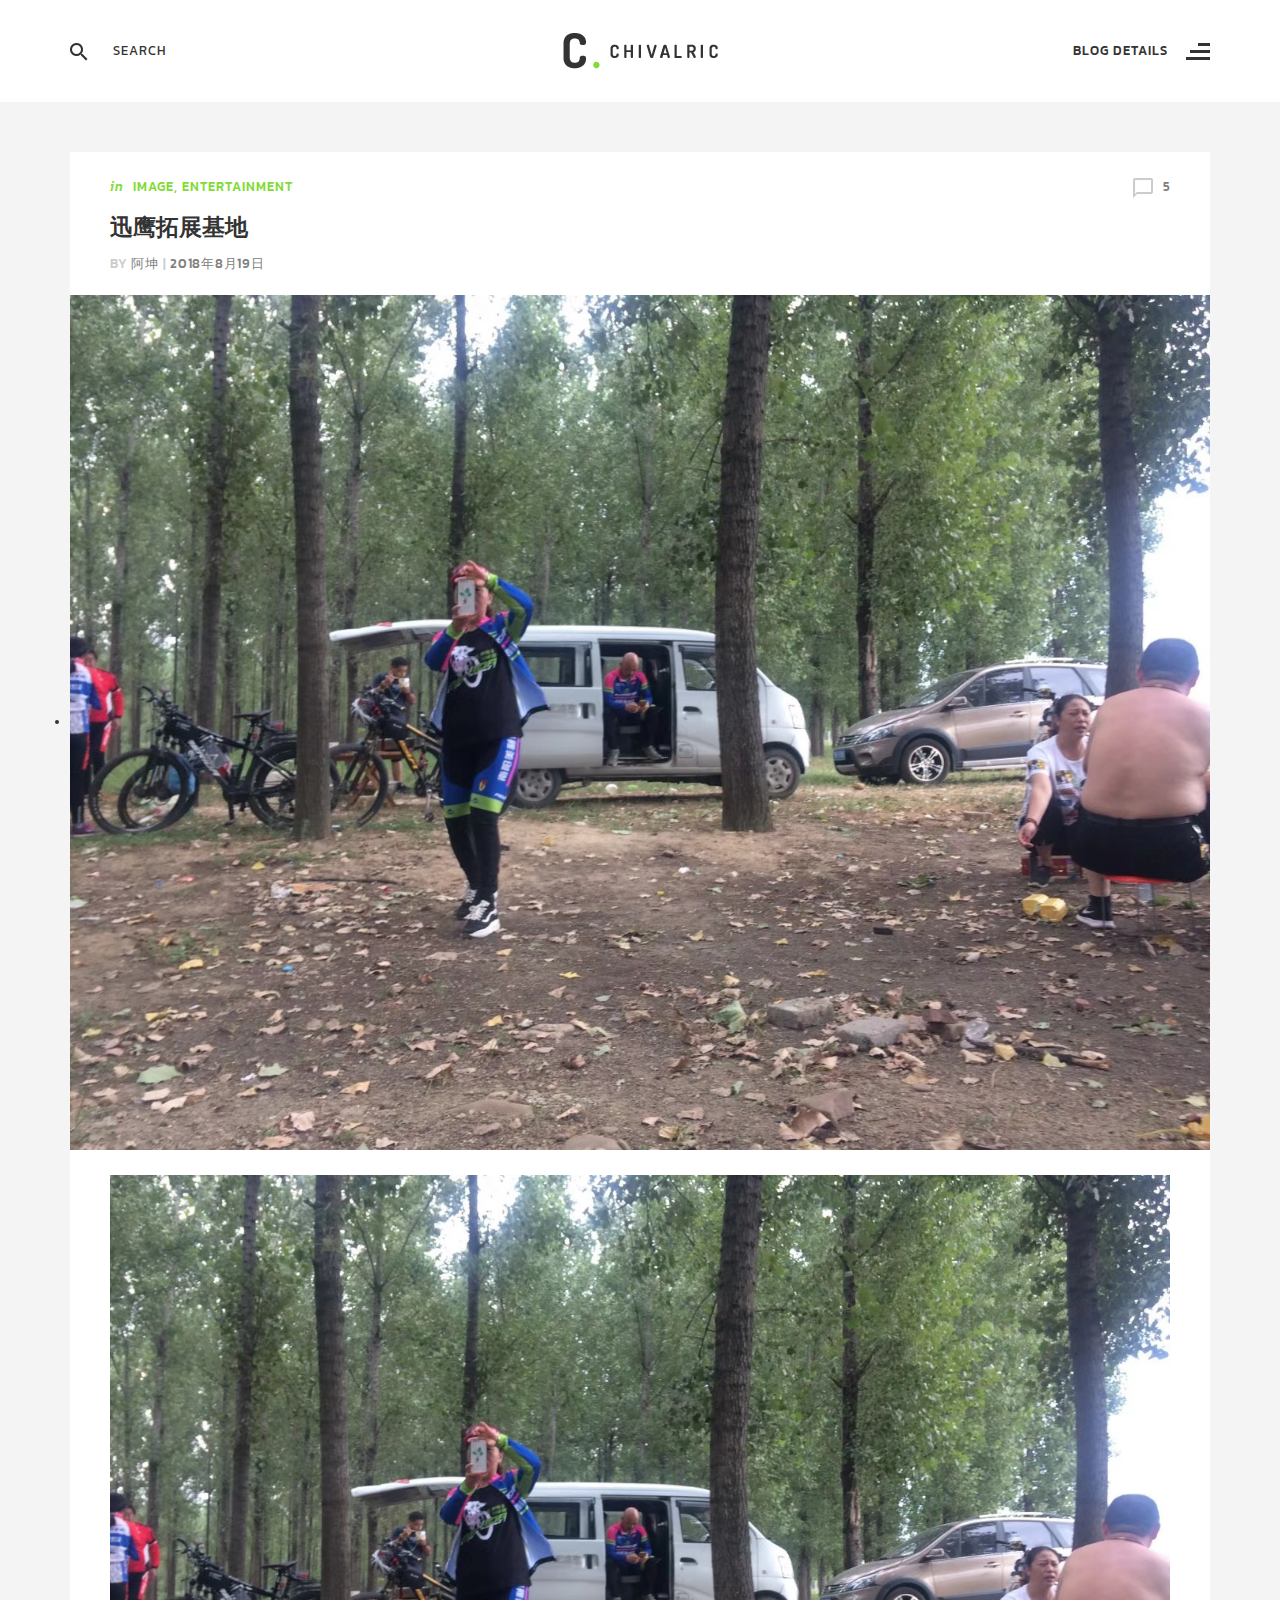
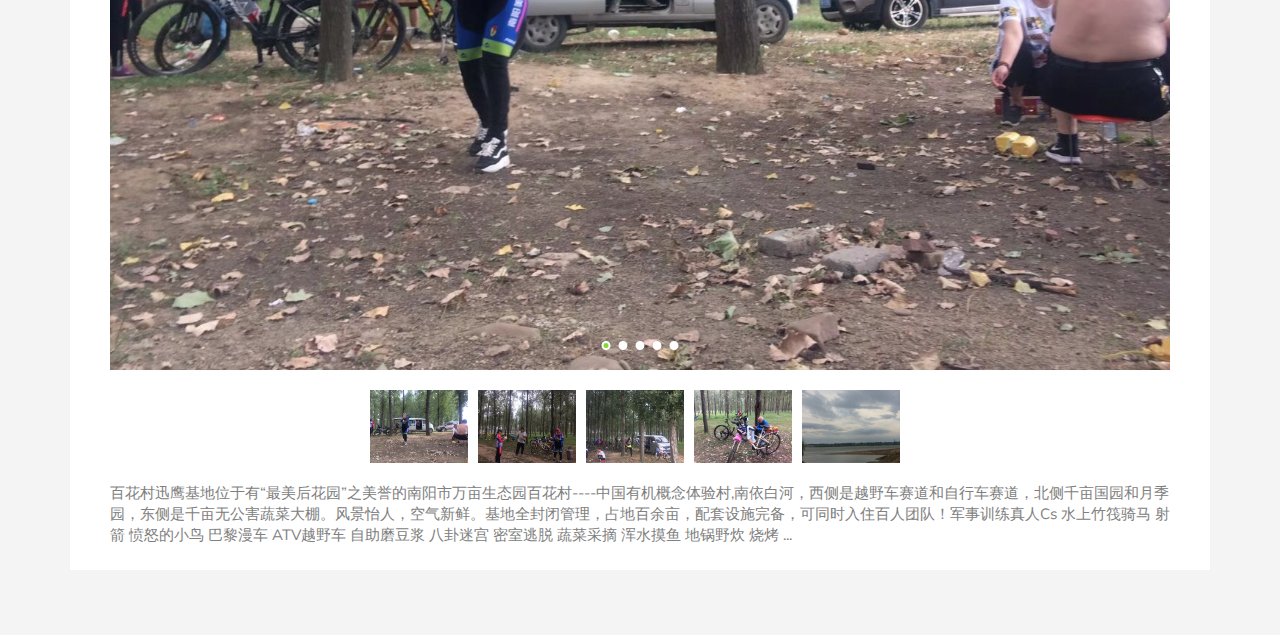
<file: xunying.html>
<!DOCTYPE html>
<html lang="en">
<head>
<meta charset="utf-8">
<meta http-equiv="X-UA-Compatible" content="IE=edge">
<meta name="viewport" content="width=device-width, initial-scale=1">
<!--========== The above 3 meta tags *must* come first in the head; any other head content must come *after* these tags ==========-->
<title>Chivalric</title>

<!--==========Dependency============-->
<link rel="stylesheet" href="css/bootstrap.min.css">
<link rel="stylesheet" href="css/font-awesome.min.css">
<link rel="stylesheet" href="vendors/owl-carousel/assets/owl.carousel.css">
<link rel="stylesheet" href="vendors/magnific-popup/magnific-popup.css">
<link rel="stylesheet" href="vendors/flexslider/flexslider.css">

<link rel="stylesheet" href="https://fonts.googleapis.com/css?family=Kanit:500">
<link rel="stylesheet" href="https://fonts.googleapis.com/css?family=Josefin+Sans:600,700italic">
<link href='https://fonts.googleapis.com/css?family=Dosis:400,200,300,500,600,800,700' rel='stylesheet' type='text/css'>
<link rel="stylesheet" href="https://fonts.googleapis.com/css?family=Muli:400,300,300italic,400italic">
<link href='https://fonts.googleapis.com/css?family=Roboto:400,100,100italic,300,300italic,400italic,500italic,500,700italic,700,900,900italic' rel='stylesheet' type='text/css'>
<link href='https://fonts.googleapis.com/css?family=Montserrat:400,700' rel='stylesheet' type='text/css'>
<link href='https://fonts.googleapis.com/css?family=Fredoka+One' rel='stylesheet' type='text/css'>

<!--==========Theme Styles==========-->
<link href="css/style.css" rel="stylesheet">
<link href="css/theme/green.css" rel="stylesheet">

<!--========== HTML5 shim and Respond.js for IE8 support of HTML5 elements and media queries ==========-->
<!--========== WARNING: Respond.js doesn't work if you view the page via file:// ==========-->
<!--==========[if lt IE 9]>
    <script src="js/html5shiv.min.js"></script>
    <script src="js/respond.min.js"></script>
<![endif]==========-->
</head>
<body class="home">

<header class="row transparent white" data-spy="affix" data-offset-top="300" id="header">
    <div class="container">
        <div class="row top-header">
            <div class="col-sm-4 search-form-col">
                <form action="single3.html#" method="get" class="search-form">
                    <div class="input-group">
                        <span class="input-group-addon"><img src="images/search-icon-dark.png" alt=""></span>
                        <input type="search" class="form-control" placeholder="search">
                    </div>
                </form>
            </div>
            <div class="col-sm-4 logo-col text-center">
                <a href="http://xbk381-html1.demo.smallseashell.com/index6.html"><img src="images/logo-black-green.png" alt=""></a>
            </div>
            <div class="col-sm-4 menu-trigger-col">
                <button class="menu-trigger black pull-right">
                    <span class="active-page">Blog Details</span>
                    <img src="images/menu-align-dark.png" alt="" class="icon-burger">
                    <img src="images/menu-close-dark.png" alt="" class="icon-cross">
                </button>
            </div>
        </div>        
    </div>
    <div class="row menu-section">
        <div class="container">
            <div class="row">
                <div class="col-sm-8 menu-col">
                    <div class="row">
                        <ul class="nav column-menu white-bg">
                            <li class="active dropdown">
                                <a href="single3.html#" class="dropdown-toggle" data-toggle="dropdown" role="button" aria-haspopup="true" aria-expanded="false">Home <span class="caret"></span></a>
                                <ul class="dropdown-menu">
                                    <li><a href="index.html">Home Option 1</a></li>
                                    <li><a href="http://xbk381-html1.demo.smallseashell.com/index2.html">Home Option 2</a></li>
                                    <li><a href="http://xbk381-html1.demo.smallseashell.com/index3.html">Home Option 3</a></li>
                                    <li><a href="http://xbk381-html1.demo.smallseashell.com/index4.html">Home Option 4</a></li>
                                    <li><a href="http://xbk381-html1.demo.smallseashell.com/index5.html">Home Option 5</a></li>
                                    <li><a href="http://xbk381-html1.demo.smallseashell.com/index6.html">Home Option 6</a></li>
                                </ul>
                            </li>
                            <li><a href="about.html">About</a></li>
                            <li><a href="single.html">Blog Single 1</a></li>
                            <li><a href="single2.html">Blog single 2</a></li>
                        </ul>
                        <ul class="nav column-menu white-bg">
                            <li><a href="single3.html">Blog Single 3</a></li>
                            

                            <li><a href="contact.html">contact</a></li>
                        </ul>
                    </div>
                </div>
                <div class="col-sm-4 subscribe-col">
                    <h5 class="widget-title">subscribe to our newsletter.</h5>
                    <form action="single3.html#" method="post" class="form-inline subscribe-form">                    
                        <div class="form-group">
                            <input type="email" class="form-control" placeholder="Email">
                        </div>
                        <button type="submit" class="btn btn-primary btn-sm"><span>send</span></button>
                    </form>
                   
                </div>
            </div>
        </div>
    </div>
</header>

<section class="row content-wrap single-nosidebar">
    <div class="container">
        <div class="row">
            <div class="col-sm-12 single-post-contents">
                <article class="single-post-content v2 v2p1 row m0 post">
                    <header class="row">                        
                        <div class="row">
                            <h5 class="taxonomy pull-left"><i>in</i> <a href="single3.html#">image</a>, <a href="single3.html#">entertainment</a></h5>
                            <div class="response-count pull-right"><img src="images/comment-icon-gray.png" alt="">5</div>
                        </div>                        
                        <h2 class="post-title"><b>迅鹰拓展基地</b></h2>
                        <h5 class="post-meta">
                            By <a href="single3.html#">阿坤</a> | <a href="single3.html#" class="date">2018年8月19日</a>
                        </h5>
                    </header>
                    <!-- <div class="featured-content row m0">
                        <a href="single3.html#"><img src="images/posts/masonry/wanwan/IMG_7885.jpg" alt=""></a>
                    </div>
                    <div class="featured-content row m0">
                        <a href="single3.html#"><li><img src="images/posts/masonry/wanwan/IMG_7887.jpg" alt=""></a>
                    </div>
                    <div class="featured-content row m0">
                        <a href="single3.html#"><li><img src="images/posts/masonry/wanwan/IMG_7888.jpg" alt=""></a>
                    </div>
                    <div class="featured-content row m0">
                        <a href="single3.html#"><li><img src="images/posts/masonry/wanwan/IMG_7891.jpg" alt=""></a>
                    </div> -->
                    <div class="featured-content row m0">
                        <a href="single3.html#"><li><img src="images/posts/masonry/xunying/IMG_7893.jpg" alt=""></a>
                    </div>
                    <div class="post-content row">
                        
                        
                        <!--gallery -->
                            <div class="thumbCarousel row m0">
                                <div id="slider" class="flexslider">
                                    <ul class="slides">
                                        <li><img src="images/posts/masonry/xunying/IMG_7893.jpg" alt=""></li>
                                        <!-- <li><img src="images/posts/masonry/wanwan/IMG_7885.jpg" alt=""></li> -->
                                        <li><img src="images/posts/masonry/xunying/IMG_7894.jpg" alt=""></li>
                                        <!-- <li><img src="images/posts/masonry/wanwan/IMG_7887.jpg" alt=""></li> -->
                                        <!-- <li><img src="images/posts/masonry/wanwan/IMG_7888.jpg" alt=""></li> -->
                                        <li><img src="images/posts/masonry/xunying/IMG_7897.jpg" alt=""></li>
                                        <li><img src="images/posts/masonry/xunying/IMG_7895.jpg" alt=""></li>
                                        <li><img src="images/posts/masonry/xunying/IMG_7896.jpg" alt=""></li>
                                        <!-- <li><img src="images/posts/masonry/wanwan/IMG_7892.jpg" alt=""></li> -->
                                    </ul>
                                </div>
                                <div id="carousel" class="flexslider">
                                    <ul class="slides">
                                        <li><img src="images/posts/masonry/xunying/IMG_7893.jpg" alt=""></li>
                                        <!-- <li><img src="images/posts/masonry/wanwan/IMG_7885.jpg" alt=""></li> -->
                                        <li><img src="images/posts/masonry/xunying/IMG_7894.jpg" alt=""></li>
                                        <!-- <li><img src="images/posts/masonry/wanwan/IMG_7887.jpg" alt=""></li> -->
                                        <!-- <li><img src="images/posts/masonry/wanwan/IMG_7888.jpg" alt=""></li> -->
                                        <li><img src="images/posts/masonry/xunying/IMG_7897.jpg" alt=""></li>
                                        <li><img src="images/posts/masonry/xunying/IMG_7895.jpg" alt=""></li>
                                        <li><img src="images/posts/masonry/xunying/IMG_7896.jpg" alt=""></li>
                                    </ul>
                                </div>
                            </div>
                        <br>
                        <p>百花村迅鹰基地位于有“最美后花园”之美誉的南阳市万亩生态园百花村----中国有机概念体验村,南依白河，西侧是越野车赛道和自行车赛道，北侧千亩国园和月季园，东侧是千亩无公害蔬菜大棚。风景怡人，空气新鲜。基地全封闭管理，占地百余亩，配套设施完备，可同时入住百人团队！军事训练真人Cs 水上竹筏骑马 射箭 愤怒的小鸟 巴黎漫车 ATV越野车 自助磨豆浆 八卦迷宫 密室逃脱 蔬菜采摘 浑水摸鱼 地锅野炊 烧烤 ...</p>
                    </div>
                   

<!--========== jQuery (necessary for Bootstrap's JavaScript plugins) ==========-->
<script src="js/jquery-2.2.0.min.js"></script>
<script src="js/bootstrap.min.js"></script>
<script src="vendors/owl-carousel/owl.carousel.min.js"></script>
<script src="vendors/magnific-popup/jquery.magnific-popup.min.js"></script>
<script src="vendors/instafeed/instafeed.min.js"></script>
<script src="vendors/imagesLoaded/imagesloaded.pkgd.min.js"></script>
<script src="vendors/isotope/isotope.pkgd.min.js"></script>
<script src="vendors/flexslider/jquery.flexslider-min.js"></script>
<script src="js/theme.js"></script>
</body>
</html>
</file>
<file: css/style.css>
@charset "UTF-8";
/*=====================================================================
@Template Name: Proland
@Author: Surjith
@Developed By: Nasir Uddin
@Developer URL: http://nasiruddin.com

@Default Styles

Table of Content:
01/ Prefix
02/ Header
03/ The Product
04/ How it Works
05/ The Benefits
06/ Left Right Content
07/ Our Collection
08/ The Watch
09/ Splt Columns
10/ Reviews
11/ FAQs
12/ Tech Specs
13/ Our Team
14/ Timeline
15/ Mobile App
16/ Newsletter
17/ Contact
18/ Footer
19/ Page Header
20/ Blog
21/ Sidebar
22/ Comments
23/ Products
=====================================================================*/
/*=========Global==========*/
/*Prefix*/
body {
  background: #f5f4f4;
  font-size: 13px;
}

.m0 {
  margin: 0;
}

section.row, header.row, footer.row {
  margin: 0;
  position: relative;
}

a, .btn, button {
  text-decoration: none;
  outline: none;
  font-size: 13px;
  -webkit-transition: all 300ms linear 0s;
  transition: all 300ms linear 0s;
}
a:hover, a:focus, .btn:hover, .btn:focus, button:hover, button:focus {
  text-decoration: none;
  outline: none;
}

/*Headings*/
h5 {
  font-size: 13px;
}

/*Button*/
.btn-primary {
  background: transparent;
  border-width: 0 2px;
  border-style: solid;
  background-position: 0 0, 0 100%;
  background-repeat: no-repeat;
  -webkit-background-size: 100% 2px;
  background-size: 100% 2px;
  border-radius: 0;
  text-transform: uppercase;
  padding: 0 40px;
  line-height: 42px;
  font-family: "Kanit", sans-serif;
  font-size: 13px;
  letter-spacing: 1px;
  color: #fff;
  -webkit-transition: all 300ms linear 0s;
  transition: all 300ms linear 0s;
}
.btn-primary span {
  -webkit-transition: all 300ms linear 0s;
  transition: all 300ms linear 0s;
}
.btn-primary:hover, .btn-primary:focus {
  -webkit-background-size: 100% 100%;
  background-size: 100% 100%;
  border-left: 2px solid;
  border-right: 2px solid;
  color: #fff;
}
.btn-primary.btn-sm {
  padding: 0 18px;
  line-height: 38px;
}

/*Input Fields*/
.form-group {
  margin-bottom: 28px;
}
.form-group label {
  text-transform: uppercase;
  font: 13px/1 "Kanit", sans-serif;
  letter-spacing: 1px;
}

.form-control {
  font: 15px/36px "Muli", sans-serif;
  padding: 0;
  border: none;
  border-radius: 0;
  -webkit-box-shadow: none;
  box-shadow: none;
  border-bottom: 2px solid #f5f4f4;
  height: 38px;
  position: relative;
  background: none;
}
.form-control:focus {
  -webkit-box-shadow: none;
  box-shadow: none;
  border-bottom-color: #ccc;
}

textarea.form-control {
  height: 105px;
  line-height: 35px;
  resize: none;
  background-image: -webkit-radial-gradient(transparent 0%, transparent 0%), -webkit-radial-gradient(transparent 0%, transparent 0%), -webkit-linear-gradient(top, transparent 0%, transparent 98%, #e9f0f4 95%, #e9f0f4 100%);
  background-repeat: repeat-y, repeat-y, repeat;
  -webkit-background-size: 35px 35px, 35px 35px, 35px 35px;
  background-size: 35px 35px, 35px 35px, 35px 35px;
  border: none;
}

.subscribe-form .form-control {
  width: 255px;
  margin-right: 25px;
}
@media (max-width: 1199px) {
  .subscribe-form .form-control {
    margin-right: 15px;
    width: 198px;
  }
}
@media (max-width: 991px) {
  .subscribe-form .form-control {
    margin-right: 0;
    margin-bottom: 10px;
    width: 100%;
  }
}
@media (max-width: 767px) {
  .subscribe-form .form-control {
    margin-bottom: 0;
  }
}
@media (max-width: 991px) {
  .subscribe-form .form-group {
    width: 100%;
  }
}
@media (max-width: 767px) {
  .subscribe-form .form-group {
    width: 255px;
    float: left;
    margin-right: 15px;
  }
}

/*Header Social Navigation*/
.social-nav {
  display: table;
}
.social-nav li {
  float: left;
}
.social-nav li + li {
  margin-left: 15px;
}
.social-nav li a {
  line-height: 24px;
  padding: 0;
  font-size: 18px;
  color: #ccc;
}
.social-nav li a:hover, .social-nav li a:focus {
  background: none;
  color: #333;
}
.social-nav.dark li a {
  color: #333;
}
.social-nav.dark li a:hover, .social-nav.dark li a:focus {
  color: #fff;
}

/*Logo By Text*/
.text-logo {
  text-transform: uppercase;
  font: 18px/36px "Dosis", sans-serif;
  display: table;
  margin: 0 auto;
  letter-spacing: 2px;
}
.text-logo span {
  font-size: 48px;
  float: left;
}
.text-logo span:last-child {
  margin-right: 10px;
}
.text-logo.white {
  color: #fff;
}
.text-logo.dark {
  color: #333;
}

/*Content Wrap*/
.content-wrap {
  padding: 55px 0 65px;
}
.content-wrap.single-nosidebar {
  padding-top: 5px;
}
@media (max-width: 991px) {
  .content-wrap .blog-posts {
    width: 100%;
  }
}
@media (max-width: 991px) {
  .content-wrap .sidebar {
    width: 100%;
    padding-top: 40px;
  }
}

.content-wrap-2 {
  padding: 0 0 130px;
}
@media (max-width: 991px) {
  .content-wrap-2 .blog-posts {
    width: 100%;
  }
}
@media (max-width: 991px) {
  .content-wrap-2 .sidebar {
    width: 100%;
  }
}

.content-wrap-3 {
  padding: 40px 0 80px;
}
.content-wrap-3 .blog-posts {
  margin-bottom: 20px;
}

.sticky-posts-wrap {
  padding-top: 15px;
}
@media (max-width: 991px) {
  .sticky-posts-wrap .col-sm-8 {
    width: 100%;
  }
}
@media (max-width: 991px) {
  .sticky-posts-wrap .col-sm-4 {
    width: 100%;
  }
  .sticky-posts-wrap .col-sm-4 .featured-content {
    width: 50%;
    float: left;
  }
  .sticky-posts-wrap .col-sm-4 .post-excerpt {
    width: 50%;
    float: left;
  }
}
@media (max-width: 767px) {
  .sticky-posts-wrap .col-sm-4 .featured-content {
    width: 100%;
    text-align: center;
  }
  .sticky-posts-wrap .col-sm-4 .featured-content a img {
    display: inline-block;
  }
  .sticky-posts-wrap .col-sm-4 .post-excerpt {
    width: 100%;
  }
}

/*Post Share*/
.post-share {
  position: relative;
  z-index: 4;
  border-radius: 24px;
}
.post-share button {
  border-radius: 50%;
  background: #fff;
  background-image: none;
  -webkit-box-shadow: 0px 1px 3px 0px rgba(0, 0, 0, 0.12);
  box-shadow: 0px 1px 3px 0px rgba(0, 0, 0, 0.12);
  width: 48px;
  height: 48px;
  position: absolute;
  right: 0;
  border: none;
  z-index: 2;
  -webkit-transition: all 300ms linear 0s;
  transition: all 300ms linear 0s;
}
.post-share button img {
  position: absolute;
  top: 50%;
  left: 50%;
  -webkit-transform: translateX(-50%) translateY(-50%);
  -ms-transform: translateX(-50%) translateY(-50%);
  transform: translateX(-50%) translateY(-50%);
  -webkit-transition: all 300ms linear 0s;
  transition: all 300ms linear 0s;
}
.post-share button img.default {
  opacity: 1;
}
.post-share button img.hover {
  opacity: 0;
}
.post-share button img.active {
  opacity: 0;
}
.post-share .nav {
  background: #fff;
  white-space: nowrap;
  padding: 0;
  width: 0;
  height: 0;
  position: absolute;
  right: 15px;
  top: 15px;
  border-radius: 24px;
  -webkit-box-shadow: 0px 1px 3px 0px rgba(0, 0, 0, 0.12);
  box-shadow: 0px 1px 3px 0px rgba(0, 0, 0, 0.12);
  overflow: hidden;
  -webkit-transition: all 300ms linear 0s;
  transition: all 300ms linear 0s;
}
.post-share .nav li a {
  text-transform: uppercase;
  padding: 0;
  font: 13px/36px "Kanit", sans-serif;
  color: #808080;
}
.post-share .nav li a:hover, .post-share .nav li a:focus {
  background: none;
  color: #333;
}
.post-share .nav li a i {
  width: 26px;
}
.post-share:hover button img.default {
  opacity: 0;
}
.post-share:hover button img.hover {
  opacity: 1;
}
.post-share:hover button img.active {
  opacity: 0;
}
.post-share.active button, .post-share.active:hover button {
  -webkit-box-shadow: none;
  box-shadow: none;
  background-image: none;
}
.post-share.active button img.default, .post-share.active:hover button img.default {
  opacity: 0;
}
.post-share.active button img.hover, .post-share.active:hover button img.hover {
  opacity: 0;
}
.post-share.active button img.active, .post-share.active:hover button img.active {
  opacity: 1;
}
.post-share.active .nav, .post-share.active:hover .nav {
  padding: 18px 55px 18px 30px;
  width: 180px;
  height: 180px;
  top: 0;
  right: 0;
}

/*=========Header==========*/
#header {
  -webkit-transition: all 300ms linear 0s;
  transition: all 300ms linear 0s;
  margin-bottom: 30px;
}
#header.mb0 {
  margin-bottom: 0;
}
@media (max-width: 767px) {
  #header .col-sm-4 {
    width: -webkit-calc(100% / 3);
    width: calc(100% / 3);
    float: left;
  }
}
@media (max-width: 699px) {
  #header .col-sm-4 {
    width: 320px;
    margin: 0 auto;
    float: none;
  }
}
@media (max-width: 767px) {
  #header .col-sm-4 .text-logo {
    margin: 10px auto 20px;
  }
}
@media (max-width: 767px) {
  #header .col-sm-4.menu-trigger-col {
    text-align: center;
  }
}
@media (max-width: 767px) {
  #header .col-sm-4.menu-trigger-col .menu-trigger {
    float: none !important;
  }
}
#header.header1 {
  position: absolute;
  width: 100%;
  z-index: 2;
  margin-bottom: 0;
}
@media (max-width: 767px) {
  #header.header1 {
    position: relative;
    background: #000 !important;
  }
}
#header .container-fluid {
  padding: 0 40px;
}
#header.transparent {
  background: none;
}
#header.affix {
  width: 100%;
  position: fixed;
  top: 0;
  width: 100%;
  z-index: 1000;
}
#header.black.menu-active, #header.black.add-bg {
  background: #000;
}
#header.black .menu-section {
  background: #000;
}
#header.black .widget-title {
  color: #fff;
}
#header.black .subscribe-form .form-control {
  border-color: rgba(255, 255, 255, 0.1);
}
#header.black .subscribe-form .form-control:focus {
  border-color: #fff;
}
#header.black .social-nav li a:hover, #header.black .social-nav li a:focus {
  color: #fff;
}
#header.white {
  background: #fff;
}
#header.white.menu-active, #header.white.add-bg {
  background: #fff;
}
#header.white .menu-section {
  background: #fff;
}
#header.white .widget-title {
  color: #333;
}
#header.white .subscribe-form .form-control {
  border-color: #f5f4f4;
}
#header.white .subscribe-form .form-control:focus {
  border-color: #ccc;
}
#header.white .search-form .form-control {
  color: #333;
}
#header.white .search-form .form-control::-moz-placeholder {
  color: #333;
}
#header.white .search-form .form-control:-ms-input-placeholder {
  color: #333;
}
#header.white .search-form .form-control::-webkit-input-placeholder {
  color: #333;
}
#header.white .search-form .input-group-addon {
  background: none;
  border: none;
  border-radius: 0;
  padding: 0;
  line-height: 36px;
}
#header .subscribe-col {
  float: right;
  max-width: 390px;
}
@media (max-width: 767px) {
  #header .subscribe-col {
    width: 100%;
    max-width: 100%;
    float: left;
  }
}
#header .subscribe-form {
  margin-bottom: 28px;
}
#header .search-form .form-control {
  border: none;
  height: 36px;
  padding: 0 25px;
  color: #fff;
  font: 13px/36px "Kanit", sans-serif;
  letter-spacing: 1px;
}
#header .search-form .form-control::-moz-placeholder {
  color: #fff;
  text-transform: uppercase;
  opacity: 1;
}
#header .search-form .form-control:-ms-input-placeholder {
  color: #fff;
  text-transform: uppercase;
}
#header .search-form .form-control::-webkit-input-placeholder {
  color: #fff;
  text-transform: uppercase;
}
#header .search-form .input-group-addon {
  background: none;
  border: none;
  border-radius: 0;
  padding: 0;
  line-height: 36px;
}
#header .menu-section {
  padding-bottom: 45px;
  -webkit-transform: scale(1, 0);
  -ms-transform: scale(1, 0);
  transform: scale(1, 0);
  -webkit-transform-origin: top;
  -ms-transform-origin: top;
  transform-origin: top;
  position: absolute;
  margin: 0;
  top: 100%;
  left: 0;
  right: 0;
  z-index: 2;
  -webkit-transition: all 300ms linear 0s;
  transition: all 300ms linear 0s;
}
#header .menu-section.black {
  background: #000;
}
#header.menu-active .menu-section {
  -webkit-transform: scale(1, 1);
  -ms-transform: scale(1, 1);
  transform: scale(1, 1);
}

.top-header {
  padding: 33px 0;
}
@media (max-width: 767px) {
  .top-header {
    padding: 15px 0;
  }
}

.menu-trigger {
  background: none;
  border: none;
  color: #FFF;
  text-transform: uppercase;
  line-height: 18px;
  height: 18px;
  padding: 0;
  margin: 9px 0;
}
.menu-trigger .active-page {
  float: left;
  font-size: 13px;
  font-family: "Kanit", sans-serif;
  font-weight: 500;
  letter-spacing: 1px;
}
.menu-trigger img {
  margin-left: 18px;
}
.menu-trigger img.icon-cross {
  display: none;
}
.menu-trigger.black {
  color: #333;
}
.menu-trigger.active .active-page {
  display: none;
}
.menu-trigger.active img.icon-cross {
  display: block;
}
.menu-trigger.active img.icon-burger {
  display: none;
}

/*=========featured-post-carousel==========*/
.featured-post-carousel {
  position: relative;
}
.featured-post-carousel .post {
  padding: 0;
}
.featured-post-carousel .post-content {
  width: 100%;
  position: absolute;
  bottom: 160px;
}
@media (max-width: 1199px) {
  .featured-post-carousel .post-content {
    bottom: 60px;
  }
}
@media (max-width: 767px) {
  .featured-post-carousel .post-content {
    bottom: 20px;
  }
}
.featured-post-carousel h5 {
  letter-spacing: 1px;
  color: rgba(255, 255, 255, 0.7);
  margin: 0;
}
.featured-post-carousel h5 a {
  color: rgba(255, 255, 255, 0.7);
}
.featured-post-carousel h2 {
  max-width: 654px;
  margin: 10px 0 22px;
}
@media (max-width: 767px) {
  .featured-post-carousel h2 {
    max-width: 100%;
    margin: 5px 0 15px;
    line-height: 0.6;
  }
}
.featured-post-carousel h2 a {
  color: #fff;
  font: 600 30px/1.25 "Josefin Sans", sans-serif;
}
@media (max-width: 767px) {
  .featured-post-carousel h2 a {
    font-size: 16px;
    line-height: 0.7;
  }
}
@media (max-width: 767px) {
  .featured-post-carousel .btn-primary {
    padding: 0 15px;
    line-height: 30px;
  }
}
.featured-post-carousel .owl-prev, .featured-post-carousel .owl-next {
  position: absolute;
  color: #fff;
  background: #000;
  width: 70px;
  height: 70px;
  top: 50%;
  -webkit-transform: translateY(-50%);
  -ms-transform: translateY(-50%);
  transform: translateY(-50%);
  z-index: 2;
  text-align: center;
  line-height: 70px;
  font-size: 36px;
  cursor: pointer;
  opacity: 0;
  -webkit-transition: all 300ms linear 0s;
  transition: all 300ms linear 0s;
  -webkit-transition-duration: 1s;
  transition-duration: 1s;
}
.featured-post-carousel .owl-prev:hover, .featured-post-carousel .owl-prev:focus, .featured-post-carousel .owl-next:hover, .featured-post-carousel .owl-next:focus {
  background: #fff;
  color: #000;
}
.featured-post-carousel .owl-prev {
  left: 0;
}
.featured-post-carousel .owl-next {
  right: 0;
}
.featured-post-carousel:hover .owl-prev, .featured-post-carousel:hover .owl-next {
  opacity: 1;
}
.featured-post-carousel.text-center {
  background: #000;
}
.featured-post-carousel.text-center .main-bg {
  opacity: 0.87;
}
.featured-post-carousel.text-center .post-content {
  bottom: 47px;
}
@media (max-width: 991px) {
  .featured-post-carousel.text-center .post-content {
    bottom: 30px;
  }
}
.featured-post-carousel.text-center h2 {
  margin-left: auto;
  margin-right: auto;
}
.featured-post-carousel.dosis h2 a {
  font: 500 30px/1.25 "Dosis", sans-serif;
}
.featured-post-carousel.fredoka h2 a {
  font: 400 30px/1.25 "Fredoka One", cursive;
}
.featured-post-carousel.kanit-bold h2 {
  max-width: 780px;
}
.featured-post-carousel.kanit-bold h2 a {
  font: 700 30px/1.25 "Kanit", sans-serif;
}

/*=========Footer==========*/
#footer {
  background: #fff;
}

.top-footer {
  padding: 50px 0 20px;
}
@media (max-width: 767px) {
  .top-footer .widget {
    max-width: 320px;
    margin: 0 auto;
  }
  .top-footer .widget + .widget {
    margin-top: 30px;
  }
}
.top-footer .column-menu {
  width: 155px;
}

.widget-title {
  margin: 10px 0;
  text-transform: uppercase;
  font-family: "Kanit", sans-serif;
  color: #333;
  letter-spacing: 1px;
}
@media (max-width: 991px) {
  .widget-title {
    letter-spacing: 0.50px;
  }
}
@media (max-width: 767px) {
  .widget-title {
    letter-spacing: 1px;
  }
}

.widget-about .text-logo {
  float: left;
}

.copyright {
  margin: 0 0 35px;
}
.copyright a {
  font-family: "Kanit", sans-serif;
  text-transform: uppercase;
  letter-spacing: 1px;
}
@media (max-width: 767px) {
  .copyright {
    text-align: center;
  }
}

/*=========Footer==========*/
.column-menu {
  width: 195px;
  float: left;
}
.column-menu li a {
  padding: 0 15px;
  font: 13px/38px "Kanit", sans-serif;
  letter-spacing: 1px;
  text-transform: uppercase;
}
.column-menu li a:hover, .column-menu li a:focus {
  background: none;
}
.column-menu li.active a {
  color: #333;
}
.column-menu li.open a {
  background: none;
}
.column-menu li.open a:hover, .column-menu li.open a:focus {
  background: none;
}
.column-menu li.open a span {
  -webkit-transform: rotate(180deg);
  -ms-transform: rotate(180deg);
  transform: rotate(180deg);
}
.column-menu li.open ul {
  background: none;
  position: relative;
  margin: 0;
  margin: 0;
  border: none;
  -webkit-box-shadow: none;
  box-shadow: none;
}
.column-menu.white-bg li a {
  color: #808080;
}
.column-menu.white-bg li a:hover, .column-menu.white-bg li a:focus {
  color: #333;
}
.column-menu.white-bg li.active a {
  color: #333;
}
.column-menu.black-bg li a {
  color: #333;
}
.column-menu.black-bg li a:hover, .column-menu.black-bg li a:focus {
  color: #fff;
}
.column-menu.black-bg li.active a {
  color: #fff;
}

.navbar-default {
  margin-bottom: 0;
  background: #f5f4f4;
  border: none;
  border-radius: 0;
  text-transform: uppercase;
  -webkit-transition: all 300ms linear 0s;
  transition: all 300ms linear 0s;
}
.navbar-default.affix {
  top: 0;
  width: 100%;
  z-index: 100;
}
.navbar-default.affix + header + section {
  margin-top: 57px;
}
.navbar-default .navbar-header {
  margin: 0;
}
.navbar-default .navbar-toggle {
  float: none;
  margin: 0 auto;
  border: none;
  width: 50px;
  height: 50px;
  border-radius: 0;
  padding: 0 14px;
}
@media (max-width: 767px) {
  .navbar-default .navbar-toggle {
    display: block;
  }
}
.navbar-default .navbar-toggle[aria-expanded="false"] {
  background: #fff;
}
.navbar-default .navbar-toggle[aria-expanded="false"] span {
  background: #000;
}
.navbar-default .navbar-toggle[aria-expanded="true"] {
  background: #000;
}
.navbar-default .navbar-toggle[aria-expanded="true"] span {
  background: #fff;
}
.navbar-default .container {
  padding: 0;
}
@media (max-width: 767px) {
  .navbar-default #main-navbar {
    margin: 0;
  }
}
.navbar-default #main-navbar .navbar-nav li a {
  padding: 0 20px;
  font: 13px/57px "Kanit", sans-serif;
  color: #808080;
  letter-spacing: 1px;
}
.navbar-default #main-navbar .navbar-nav li a span {
  -webkit-transform: rotate(180deg);
  -ms-transform: rotate(180deg);
  transform: rotate(180deg);
}
.navbar-default #main-navbar .navbar-nav li a:hover, .navbar-default #main-navbar .navbar-nav li a:focus {
  color: #333;
}
.navbar-default #main-navbar .navbar-nav li.open a, .navbar-default #main-navbar .navbar-nav li.active a {
  background: none;
  color: #333;
  -webkit-box-shadow: none;
  box-shadow: none;
}
.navbar-default #main-navbar .navbar-nav li.open a span, .navbar-default #main-navbar .navbar-nav li.active a span {
  -webkit-transform: rotate(0);
  -ms-transform: rotate(0);
  transform: rotate(0);
}
.navbar-default #main-navbar .navbar-nav li.open a + ul, .navbar-default #main-navbar .navbar-nav li.active a + ul {
  padding: 4px 0;
  border: none;
  -webkit-box-shadow: none;
  box-shadow: none;
  border-radius: 0;
  min-width: 180px;
}
.navbar-default #main-navbar .navbar-nav li.open a + ul li a, .navbar-default #main-navbar .navbar-nav li.active a + ul li a {
  font: 500 13px/38px "Roboto", sans-serif;
  color: #808080;
}
.navbar-default #main-navbar .navbar-nav li.open a + ul li a:hover, .navbar-default #main-navbar .navbar-nav li.open a + ul li a:focus, .navbar-default #main-navbar .navbar-nav li.active a + ul li a:hover, .navbar-default #main-navbar .navbar-nav li.active a + ul li a:focus {
  color: #FFF;
}
.navbar-default #main-navbar .navbar-nav li.active a:after {
  content: '';
  width: 9px;
  height: 9px;
  border-radius: 10px;
  display: block;
  position: absolute;
  top: 100%;
  left: 50%;
  -webkit-transform: translateX(-50%) translateY(-50%);
  -ms-transform: translateX(-50%) translateY(-50%);
  transform: translateX(-50%) translateY(-50%);
  z-index: 1000;
}
@media (max-width: 767px) {
  .navbar-default #main-navbar .navbar-nav li.active a:after {
    left: 20px;
    -webkit-transform: translateX(0) translateY(-50%);
    -ms-transform: translateX(0) translateY(-50%);
    transform: translateX(0) translateY(-50%);
  }
}
.navbar-default #main-navbar .navbar-nav li.active a + ul li a:after {
  display: none;
}
.navbar-default #main-navbar .navbar-nav li.active.open a:after {
  display: none;
}
.navbar-default.onbottom {
  background: #fff;
  margin-top: -30px;
}
.navbar-default.onbottom.affix {
  margin-top: 0;
}
.navbar-default.onbottom #main-navbar .navbar-nav li.active a:after {
  background-image: none;
  position: absolute;
  display: block;
  width: -webkit-calc(100% - 40px);
  width: calc(100% - 40px);
  height: 2px;
  top: auto;
  bottom: -1px;
}
.navbar-default.onbottom #main-navbar .navbar-nav li.active ul li a:after {
  display: none;
}
.navbar-default .social-nav li a {
  line-height: 57px;
}

.subscribe-link {
  line-height: 57px;
  font: 13px/57px "Kanit", sans-serif;
  color: #808080;
  letter-spacing: 1px;
  text-transform: uppercase;
}
.subscribe-link i {
  margin-right: 10px;
  float: left;
  line-height: 57px;
}
.subscribe-link:hover, .subscribe-link:focus {
  color: #333;
}

.subscribe-form2 i {
  line-height: 57px;
}
.subscribe-form2 .input-group {
  width: 250px;
}
.subscribe-form2 .input-group-addon {
  padding: 0;
  background: none;
  border-radius: 0;
  border: none;
  color: #808080;
}
.subscribe-form2 .form-control {
  padding: 0 0 0 10px;
  height: 57px;
  border: none;
  font: 13px/57px "Kanit", sans-serif;
  color: #808080;
  letter-spacing: 1px;
  text-transform: uppercase;
}
.subscribe-form2 .form-control::-moz-placeholder {
  color: #808080;
}
.subscribe-form2 .form-control:-ms-input-placeholder {
  color: #808080;
}
.subscribe-form2 .form-control::-webkit-input-placeholder {
  color: #808080;
}
.subscribe-form2 .form-control:focus {
  color: #333;
}

/*=========Blog==========*/
.post {
  padding: 15px;
}
.post .row {
  margin: 0;
}
.post .post-excerpt {
  background: #fafafa;
  -webkit-box-shadow: 0 1px 3px 0 rgba(0, 0, 0, 0.05);
  box-shadow: 0 1px 3px 0 rgba(0, 0, 0, 0.05);
  padding: 25px 30px;
  -webkit-transition: all 300ms linear 0s;
  transition: all 300ms linear 0s;
}
.post .post-wrapper {
  overflow: visible;
}
.post .post-wrapper:hover .post-excerpt, .post .post-wrapper:focus .post-excerpt {
  -webkit-box-shadow: 0 4px 6px 0 rgba(0, 0, 0, 0.05);
  box-shadow: 0 4px 6px 0 rgba(0, 0, 0, 0.05);
  background: #fff;
}
.post .post-wrapper .featured-content a {
  display: block;
  position: relative;
}
.post .post-wrapper .featured-content a .video-mark {
  position: absolute;
  top: 50%;
  left: 50%;
  -webkit-transform: translateX(-50%) translateY(-50%);
  -ms-transform: translateX(-50%) translateY(-50%);
  transform: translateX(-50%) translateY(-50%);
  z-index: 3;
}

.post-format-image .post-title a, .post-format-gallery .post-title a, .post-format-video .post-title a, .post-format-audio .post-title a {
  font-size: 24px;
}

.post-format-link .post-title, .post-format-text .post-title, .post-format-quote .post-title {
  font-size: 30px;
}
.post-format-link .post-title a, .post-format-text .post-title a, .post-format-quote .post-title a {
  font-size: 30px;
}

.post-format-link .post-title {
  margin: 20px 0;
}
.post-format-link .post-title a {
  font-size: 30px;
  text-decoration: underline;
  word-wrap: break-word;
}

.taxonomy {
  margin: 0;
  font-family: "Kanit", sans-serif;
  line-height: 20px;
  text-transform: uppercase;
  letter-spacing: 1px;
}
.taxonomy i {
  text-transform: lowercase;
  margin-right: 5px;
}

.response-count {
  font: 500 13px/20px "Kanit", sans-serif;
  color: #808080;
  text-transform: uppercase;
}
.response-count img {
  margin-right: 10px;
}

.post-excerpt {
  position: relative;
}
.post-excerpt p {
  font: 15px/21px "Muli", sans-serif;
  color: #808080;
  margin-bottom: 22px;
}
.post-excerpt footer h5 {
  float: left;
  line-height: 21px;
}
.post-excerpt footer .response-count {
  float: right;
}

.post-meta {
  margin: 0;
  line-height: 1;
  text-transform: uppercase;
  color: #b2b2b2;
  font-family: "Kanit", sans-serif;
  letter-spacing: 0.75px;
}
.post-meta a {
  color: #808080;
}
.post-meta a:hover, .post-meta a:focus {
  color: #333;
}
.post-meta i {
  text-transform: lowercase;
  margin-right: 6px;
  font: 700 italic 14px/1 "Josefin Sans", sans-serif;
}
.post-meta span {
  float: right;
}

.post-meta-list {
  display: table;
  margin: 0 auto 20px;
}
.post-meta-list li {
  float: left;
  line-height: 20px;
}
@media (max-width: 479px) {
  .post-meta-list li {
    display: block;
    float: none;
    height: 20px;
  }
}
.post-meta-list li + li {
  margin-left: 30px;
}
@media (max-width: 479px) {
  .post-meta-list li + li {
    margin-left: 0;
    margin-top: 5px;
  }
}
.post-meta-list li img {
  float: left;
  margin-right: 10px;
}
.post-meta-list li a {
  float: left;
  padding: 0;
  text-transform: uppercase;
  color: #b2b2b2;
  font-family: "Kanit", sans-serif;
  letter-spacing: 0.75px;
}
.post-meta-list li a:hover, .post-meta-list li a:focus {
  color: #333;
  background: none;
}

.post-title {
  margin: 15px 0;
}
.post-title a {
  font-weight: 600;
  line-height: 1.25;
  font-family: "Josefin Sans", sans-serif;
  color: #333;
}

.post.dosis .post-title {
  font-family: "Dosis", sans-serif;
}
.post.dosis .post-title a {
  font-weight: 500;
  font-family: "Dosis", sans-serif;
}

.post.fredoka .post-title {
  font-family: "Fredoka One", cursive;
  font-size: 23px;
}
.post.fredoka .post-title a {
  font-weight: 400;
  font-family: "Fredoka One", cursive;
  font-size: 23px;
}

.post.pRoboto .post-excerpt p {
  font: 16px/21px "Roboto", sans-serif;
}

@media (max-width: 600px) {
  #post-masonry {
    max-width: 320px;
    margin: 0 auto;
  }
}

@media (max-width: 991px) {
  .post-masonry {
    width: 50%;
  }
}
@media (max-width: 600px) {
  .post-masonry {
    width: 100%;
    padding: 15px 0;
  }
}
.post-masonry .post-title {
  font-size: 23px;
}
.post-masonry .post-title a {
  font-size: 23px;
}
.post-masonry p {
  font: 500 italic 15px/21px "Roboto", sans-serif;
}
.post-masonry.post-format-quote .post-title {
  font: 600 italic 23px/1.25 "Josefin Sans", sans-serif;
}

@media (max-width: 991px) {
  .widget-with-posts {
    width: 50%;
  }
  .widget-with-posts.widget-author {
    padding-top: 55px;
  }
}
@media (max-width: 600px) {
  .widget-with-posts {
    width: 290px;
    padding: 15px 0;
  }
}

.post-type4 .post-title {
  font-size: 23px;
}
.post-type4 .post-title a {
  font-size: 23px;
  font-family: "Kanit", sans-serif;
  font-weight: 700;
  text-transform: uppercase;
}
.post-type4 p {
  font: 400 italic 15px/21px "Roboto Mono";
}
.post-type4.post-format-link .post-title a {
  text-transform: lowercase;
}
.post-type4.post-format-quote .post-title {
  text-transform: uppercase;
  font: 700 normal 23px/1.25 "Kanit", sans-serif;
  letter-spacing: 0;
}

.post.text-center .post-title {
  font-size: 30px;
}
@media (max-width: 479px) {
  .post.text-center .post-title {
    font-size: 24px;
  }
}
.post.text-center .post-title a {
  font-size: 30px;
  font-family: "Dosis", sans-serif;
  font-weight: 500;
}
@media (max-width: 479px) {
  .post.text-center .post-title a {
    font-size: 24px;
  }
}
.post.text-center .post-excerpt {
  padding: 30px 40px;
}
@media (max-width: 479px) {
  .post.text-center .post-excerpt {
    padding: 30px;
  }
}

.post-format-quote .post-meta {
  opacity: 0.7;
  color: #fff;
}
.post-format-quote .post-meta a {
  color: #fff;
}
.post-format-quote .post-excerpt .taxonomy {
  -webkit-text-fill-color: white;
}
.post-format-quote .post-excerpt .taxonomy a {
  color: #fff;
}
.post-format-quote .post-excerpt .response-count {
  color: #fff;
}
.post-format-quote .post-excerpt footer {
  opacity: 0.7;
}
.post-format-quote .post-title {
  text-align: center;
  color: #fff;
  line-height: 1.25;
}
.post-format-quote .quote-maker {
  margin: 0;
  text-align: center;
}
.post-format-quote .quote-maker a {
  font-size: 14px;
  text-transform: uppercase;
  color: #fff;
  font-family: "Kanit", sans-serif;
  margin-bottom: 15px;
}

.sticky-posts-wrap .post-title a {
  font: 500 24px/1.25 "Dosis", sans-serif;
}

.has-media-wrap .media .media-left, .has-media-wrap-sm .media .media-left {
  padding: 0;
}
@media (max-width: 767px) {
  .has-media-wrap .media .media-left, .has-media-wrap-sm .media .media-left {
    display: block;
  }
}
.has-media-wrap .media .media-left a, .has-media-wrap-sm .media .media-left a, .has-media-wrap .media .media-left .gallery-of-post, .has-media-wrap-sm .media .media-left .gallery-of-post {
  display: block;
  width: 360px;
}
@media (max-width: 767px) {
  .has-media-wrap .media .media-left a, .has-media-wrap-sm .media .media-left a, .has-media-wrap .media .media-left .gallery-of-post, .has-media-wrap-sm .media .media-left .gallery-of-post {
    text-align: center;
    width: 100%;
  }
  .has-media-wrap .media .media-left a img, .has-media-wrap-sm .media .media-left a img, .has-media-wrap .media .media-left .gallery-of-post img, .has-media-wrap-sm .media .media-left .gallery-of-post img {
    display: inline-block;
  }
}
.has-media-wrap .media .media-body, .has-media-wrap-sm .media .media-body {
  overflow: visible;
}
.has-media-wrap .media .media-body footer, .has-media-wrap-sm .media .media-body footer {
  position: absolute;
  width: -webkit-calc(100% - 60px);
  width: calc(100% - 60px);
  bottom: 25px;
}

@media (max-width: 767px) {
  .has-media-wrap-sm .media .media-left {
    display: block;
    text-align: center;
  }
}
.has-media-wrap-sm .media .media-left a, .has-media-wrap-sm .media .media-left .gallery-of-post {
  width: 260px;
}
@media (max-width: 767px) {
  .has-media-wrap-sm .media .media-left a, .has-media-wrap-sm .media .media-left .gallery-of-post {
    display: inline-block;
  }
}
@media (max-width: 1199px) {
  .has-media-wrap-sm .post-excerpt p {
    margin-bottom: 35px;
  }
}
.has-media-wrap-sm.post-format-video .media .media-left a:after {
  content: '';
  display: block;
  position: absolute;
  top: 0;
  left: 0;
  bottom: 0;
  right: 0;
  opacity: 0.5;
  z-index: 1;
}

.has-album-thumbnail {
  padding-top: 50px;
}
.has-album-thumbnail .post-wrapper {
  padding-left: 135px;
  position: relative;
}
@media (max-width: 479px) {
  .has-album-thumbnail .post-wrapper {
    padding-left: 0;
  }
}
.has-album-thumbnail .post-wrapper .album-thumbnail {
  position: absolute;
  top: 0;
  left: 0;
  z-index: 2;
  width: 165px;
}
@media (max-width: 479px) {
  .has-album-thumbnail .post-wrapper .album-thumbnail {
    position: relative;
  }
}
.has-album-thumbnail .post-wrapper .album-thumbnail .album-img {
  max-width: 100%;
}
.has-album-thumbnail .post-wrapper .album-thumbnail .post-share {
  position: absolute;
  right: -24px;
  top: -24px;
}
.has-album-thumbnail .post-excerpt {
  padding-left: 60px;
}
@media (max-width: 479px) {
  .has-album-thumbnail .post-excerpt {
    padding: 60px 30px 25px;
    margin-top: -40px;
  }
}

.gallery-of-post {
  position: relative;
  z-index: 0;
}
.gallery-of-post:after {
  content: '';
  background-image: -webkit-linear-gradient(90deg, rgba(0, 0, 0, 0.2) 0%, transparent 100%);
  position: absolute;
  height: 30px;
  bottom: 0;
  left: 0;
  right: 0;
  display: block;
  z-index: 2;
}
.gallery-of-post .owl-controls {
  position: absolute;
  left: 0;
  right: 0;
  z-index: 3;
  bottom: 7px;
}
.gallery-of-post .owl-controls .owl-dots {
  display: table;
  margin: 0 auto;
}
.gallery-of-post .owl-controls .owl-dots .owl-dot {
  float: left;
  width: 12px;
  height: 12px;
  border: 2px solid transparent;
  border-radius: 100%;
  overflow: hidden;
}
.gallery-of-post .owl-controls .owl-dots .owl-dot span {
  width: 100%;
  height: 100%;
  display: block;
  background: #dededa;
}
.gallery-of-post .owl-controls .owl-dots .owl-dot + .owl-dot {
  margin-left: 4px;
}
.gallery-of-post .owl-controls .owl-dots .owl-dot.active {
  border-color: #fff;
}
.gallery-of-post .owl-controls .owl-dots .owl-dot.active span {
  background-color: transparent;
}

.gallery-of-post2 {
  display: block;
}
.gallery-of-post2 .owl-controls {
  position: absolute;
  left: 0;
  right: 0;
  z-index: 3;
  bottom: 23px;
}
.gallery-of-post2 .owl-controls .owl-nav {
  position: absolute;
  left: 165px;
  bottom: 0;
}
@media (max-width: 991px) {
  .gallery-of-post2 .owl-controls .owl-nav {
    left: 20px;
  }
}
.gallery-of-post2 .owl-controls .owl-nav .owl-prev, .gallery-of-post2 .owl-controls .owl-nav .owl-next {
  width: 34px;
  height: 34px;
  line-height: 34px;
  text-align: center;
  font-size: 18px;
  float: left;
  background: #fff;
  color: #ccc;
  -webkit-transition: all 300ms linear 0s;
  transition: all 300ms linear 0s;
}
.gallery-of-post2 .owl-controls .owl-nav .owl-prev:hover, .gallery-of-post2 .owl-controls .owl-nav .owl-prev:focus, .gallery-of-post2 .owl-controls .owl-nav .owl-next:hover, .gallery-of-post2 .owl-controls .owl-nav .owl-next:focus {
  color: #000;
}
.gallery-of-post2 .owl-controls .owl-dots {
  display: table;
  margin-left: -245px;
  margin-bottom: 18px;
}
.gallery-of-post2 .owl-controls .owl-dots .owl-dot {
  float: left;
  width: 9px;
  height: 9px;
  border: 1px solid transparent;
  border-radius: 100%;
  overflow: hidden;
}
.gallery-of-post2 .owl-controls .owl-dots .owl-dot span {
  width: 100%;
  height: 100%;
  display: block;
  background: #ccc;
}
.gallery-of-post2 .owl-controls .owl-dots .owl-dot + .owl-dot {
  margin-left: 10px;
}
.gallery-of-post2 .owl-controls .owl-dots .owl-dot.active {
  border-color: #808080;
}
.gallery-of-post2 .owl-controls .owl-dots .owl-dot.active span {
  background: #808080;
}

.post6 {
  margin: 0;
  padding: 0 15px;
}
.post6 .post-wrapper {
  background: #fff;
  position: relative;
}
.post6 .post-wrapper .post-title a {
  font-weight: normal;
  font-size: 24px;
  font-family: "Fredoka One", cursive;
  text-decoration: none;
}
.post6 .post-wrapper .post-meta {
  margin-bottom: 30px;
}
.post6 .post-wrapper .taxonomy {
  text-transform: uppercase;
}
.post6 .post-wrapper .post-excerpt {
  background: none;
  -webkit-box-shadow: none;
  box-shadow: none;
  height: 380px;
  position: relative;
  padding: 35px 40px;
}
@media (max-width: 767px) {
  .post6 .post-wrapper .post-excerpt {
    height: auto;
  }
}
.post6 .post-wrapper .post-excerpt:hover, .post6 .post-wrapper .post-excerpt:focus {
  -webkit-box-shadow: none;
  box-shadow: none;
}
.post6 .post-wrapper .post-excerpt p {
  font-size: 16px;
  font-family: "Roboto", sans-serif;
}
.post6 .post-wrapper .post-excerpt .quote-maker a {
  color: #333;
}
.post6 .post-wrapper .post-excerpt footer {
  position: absolute;
  bottom: 35px;
  width: -webkit-calc(100% - 80px);
  width: calc(100% - 80px);
}
.post6 .post-wrapper .post-excerpt footer i {
  font-size: 18px;
  color: #ccc;
  -webkit-transition: all 300ms linear 0s;
  transition: all 300ms linear 0s;
}
.post6 .post-wrapper .credit-of-post {
  padding: 0;
}
@media (max-width: 767px) {
  .post6 .post-wrapper .credit-of-post {
    display: block;
    margin: 0 auto;
  }
  .post6 .post-wrapper .credit-of-post a {
    display: table;
    margin: 0 auto;
  }
  .post6 .post-wrapper .credit-of-post a img + img {
    margin-left: -4px;
  }
  .post6 .post-wrapper .credit-of-post a br {
    display: none;
  }
}
.post6 .post-wrapper .featured-content {
  padding: 0;
}
@media (max-width: 991px) {
  .post6 .post-wrapper .featured-content {
    max-width: 300px;
  }
}
@media (max-width: 767px) {
  .post6 .post-wrapper .featured-content {
    display: block;
    margin: 0 auto;
  }
}
@media (max-width: 1199px) {
  .post6 .post-wrapper .featured-content.video-cont {
    vertical-align: middle;
  }
}
.post6 .post-wrapper .featured-content.video-cont a {
  width: 760px;
}
@media (max-width: 1199px) {
  .post6 .post-wrapper .featured-content.video-cont a {
    max-width: 600px;
  }
}
@media (max-width: 991px) {
  .post6 .post-wrapper .featured-content.video-cont a {
    max-width: 100%;
  }
}
.post6 .post-wrapper .featured-content a {
  display: block;
  width: 380px;
}
@media (max-width: 1199px) {
  .post6 .post-wrapper .featured-content a {
    max-width: 100%;
  }
}
@media (max-width: 767px) {
  .post6 .post-wrapper .featured-content a {
    margin: 0 auto;
  }
}
.post6 .post-wrapper .featured-content a img {
  max-width: 100%;
}
.post6 .post-wrapper .featured-content .gallery-of-post2 {
  width: 760px;
}
@media (max-width: 1199px) {
  .post6 .post-wrapper .featured-content .gallery-of-post2 {
    max-width: 600px;
  }
}
@media (max-width: 991px) {
  .post6 .post-wrapper .featured-content .gallery-of-post2 {
    max-width: 100%;
  }
}
.post6 .post-wrapper:hover .post-excerpt, .post6 .post-wrapper:focus .post-excerpt {
  background: none;
  -webkit-box-shadow: none;
  box-shadow: none;
}
.post6:nth-child(even) .post-wrapper {
  background: #f8f8f8;
}
.post6.post-format-quote .post-wrapper .post-excerpt {
  background: none;
}
.post6.post-format-quote .post-wrapper .post-excerpt h3 {
  font-weight: normal;
  font-size: 24px;
  font-family: "Fredoka One", cursive;
  text-decoration: none;
  text-align: center;
  line-height: 1.3;
  margin: 15px 0;
}
.post6.post-format-quote .post-wrapper .post-excerpt .response-count {
  color: #808080;
}
.post6.post-format-quote .post-wrapper:hover .post-excerpt {
  background: none;
}

/*=========Sidebar==========*/
.widget.has-pt {
  padding-top: 55px;
}

.widget .social-nav {
  margin: 20px auto 0;
}

.widget-meta {
  color: #FFF;
  letter-spacing: 0.75px;
  text-transform: uppercase;
  font-family: "Kanit", sans-serif;
  font-size: 13px;
  margin: 0;
}
.widget-meta i {
  margin-right: 10px;
}
.widget-meta a {
  color: #fff;
  float: right;
  text-transform: none;
  font-style: italic;
  font-family: "Roboto", sans-serif;
}

.widget-author {
  padding-top: 15px;
}
.widget-author .widget-author-inner {
  margin: 0;
  background: #fafafa;
  -webkit-box-shadow: 0 1px 3px 0 rgba(0, 0, 0, 0.05);
  box-shadow: 0 1px 3px 0 rgba(0, 0, 0, 0.05);
  padding: 0 30px 30px;
  -webkit-transition: all 300ms linear 0s;
  transition: all 300ms linear 0s;
}
.widget-author .widget-author-inner:hover, .widget-author .widget-author-inner:focus {
  -webkit-box-shadow: 0 4px 6px 0 rgba(0, 0, 0, 0.05);
  box-shadow: 0 4px 6px 0 rgba(0, 0, 0, 0.05);
}
.widget-author .author-avatar {
  margin: -40px auto 0;
  width: 108px;
  height: 108px;
}
.widget-author .author-name {
  font: 600 30px/1 "Josefin Sans", sans-serif;
  text-align: center;
  color: #333;
  margin: 20px 0 5px;
}
.widget-author .author-title {
  text-transform: uppercase;
  text-align: center;
  color: #808080;
  margin: 0 0 15px;
  letter-spacing: 0.75px;
  font-family: "Kanit", sans-serif;
}
.widget-author p {
  font: 500 italic 15px/21px "Roboto", sans-serif;
  color: #808080;
  margin-bottom: 15px;
}
.widget-author .know-more {
  display: table;
  margin: 0 auto;
  font: 13px/1 "Kanit", sans-serif;
  text-transform: uppercase;
  letter-spacing: 1px;
}

.widget-author2 {
  padding-top: 15px;
}
.widget-author2 .widget-author-inner {
  margin: 0;
  background: #fff;
  padding: 0 30px 30px;
  -webkit-transition: all 300ms linear 0s;
  transition: all 300ms linear 0s;
}
.widget-author2 .author-avatar {
  margin: -40px auto 0;
  width: 108px;
  height: 108px;
}
@media (max-width: 991px) {
  .widget-author2 .author-avatar {
    margin-top: 15px;
  }
}
.widget-author2 .author-name {
  font: 600 30px/1 "Josefin Sans", sans-serif;
  text-align: center;
  color: #333;
  margin: 20px 0 5px;
}
.widget-author2 .author-title {
  text-transform: uppercase;
  text-align: center;
  color: #808080;
  margin: 0 0 15px;
  letter-spacing: 0.75px;
  font-family: "Kanit", sans-serif;
}
.widget-author2 p {
  font: 16px/21px "Roboto", sans-serif;
  color: #808080;
  margin-bottom: 15px;
}
.widget-author2 .know-more {
  display: table;
  margin: 0 auto;
  font: 13px/1 "Kanit", sans-serif;
  text-transform: uppercase;
  letter-spacing: 1px;
}

.widget-twitter-inner {
  background: #1da1f2;
  padding: 25px 30px;
}
.widget-twitter-inner .row {
  margin: 0;
}
.widget-twitter-inner .tweet-texts {
  color: #fff;
  height: 210px;
  text-align: center;
  font-size: 24px;
  font-family: "Josefin Sans", sans-serif;
  font-weight: bold;
}
.widget-twitter-inner .tweet-texts p {
  margin: 0;
  position: relative;
  top: 50%;
  -webkit-transform: translateY(-50%);
  -ms-transform: translateY(-50%);
  transform: translateY(-50%);
}
.widget-twitter-inner .tweet-texts a {
  font-size: 24px;
  color: #fff;
}
.widget-twitter-inner .timepast {
  text-align: center;
  font-family: "Kanit", sans-serif;
  color: #fff;
  text-transform: uppercase;
  letter-spacing: 0.75px;
}

.widget-twitter2 .widget-twitter-inner {
  background: #f8f8f8;
}
.widget-twitter2 .widget-twitter-inner .tweet-texts {
  color: #333;
  height: 269px;
  font-size: 20px;
  font-family: "Fredoka One", cursive;
  font-weight: normal;
}
.widget-twitter2 .widget-twitter-inner .tweet-texts a {
  font-size: 20px;
  color: #333;
}
.widget-twitter2 .widget-twitter-inner .timepast {
  color: #808080;
}

.widget-instagram-inner {
  height: 300px;
  position: relative;
  overflow: hidden;
  padding: 25px 30px;
}
@media (max-width: 991px) {
  .widget-instagram-inner {
    max-width: 360px;
    margin: 0 auto;
  }
}
@media (max-width: 479px) {
  .widget-instagram-inner {
    padding: 20px;
    margin-top: 15px;
  }
}
.widget-instagram-inner .widget-meta {
  position: relative;
  z-index: 10;
}
.widget-instagram-inner #instafeed {
  position: absolute;
  top: 0;
  left: 0;
  right: 0;
  bottom: 0;
  background: #808080;
}
.widget-instagram-inner #instafeed .item {
  width: 100%;
  height: 300px;
}
.widget-instagram-inner #instafeed .item a {
  display: -webkit-flex;
  display: -moz-flex;
  display: -ms-flex;
  display: -o-flex;
  display: -webkit-box;
  display: -ms-flexbox;
  display: flex;
  height: 100%;
}
.widget-instagram-inner #instafeed .item img {
  opacity: .7;
  width: 100%;
  margin: 0 auto;
  -webkit-align-self: center;
  -ms-flex-item-align: center;
  align-self: center;
}

.widget-instagram2 .widget-instagram-inner {
  height: 351px;
}
.widget-instagram2 .widget-instagram-inner .widget-meta {
  color: #fff;
}
.widget-instagram2 .widget-instagram-inner .widget-meta a {
  color: #fff;
}
.widget-instagram2 .widget-instagram-inner #instafeed .item {
  width: 100%;
  height: 351px;
}
.widget-instagram2 .widget-instagram-inner #instafeed .item a {
  display: -webkit-flex;
  display: -moz-flex;
  display: -ms-flex;
  display: -o-flex;
  display: -webkit-box;
  display: -ms-flexbox;
  display: flex;
  height: 100%;
}
.widget-instagram2 .widget-instagram-inner #instafeed .item img {
  opacity: .7;
  width: 100%;
  height: 100%;
  margin: 0 auto;
  -webkit-align-self: center;
  -ms-flex-item-align: center;
  align-self: center;
}

.widget-facebook .widget-facebook-inner {
  background: #fff;
  -webkit-box-shadow: 0px 1px 3px 0px rgba(0, 0, 0, 0.05);
  box-shadow: 0px 1px 3px 0px rgba(0, 0, 0, 0.05);
  height: 300px;
}
.widget-facebook .widget-facebook-inner a {
  display: block;
  text-align: center;
  font: 13px/70px "Kanit", sans-serif;
  background: #3b5998;
  color: #fff;
  text-transform: uppercase;
}
.widget-facebook .widget-facebook-inner a i {
  margin-right: 8px;
}

/*Sidebar*/
.sidebar .widget:last-child {
  margin-bottom: 80px;
}
@media (max-width: 991px) {
  .sidebar .widget:last-child {
    margin-bottom: 20px;
  }
}
.sidebar .widget + .widget {
  margin-top: 30px;
}
.sidebar.row {
  padding-top: 65px;
  width: auto !important;
}
.sidebar.row .widget {
  padding-top: 0;
}
.sidebar.row .widget:last-child {
  margin-bottom: 0;
}
.sidebar.row .widget + .widget {
  margin-top: 0;
}
@media (max-width: 991px) {
  .sidebar.row .widget.widget-author {
    padding-top: 55px;
  }
}

.sidebar3 {
  padding-top: 50px;
}
.sidebar3 .widget-meta {
  color: #333;
}
.sidebar3 .widget-meta a {
  color: #808080;
  font-style: normal;
}
.sidebar3 .widget {
  padding: 0;
}

/*=========Pages==========*/
.page-title {
  font-family: "Dosis", sans-serif;
  text-transform: capitalize;
  color: #333;
  line-height: 1;
  margin: 15px 0 30px;
}

.page-content {
  margin: 0 0 80px;
  background: #fff;
  -webkit-box-shadow: 0px 1px 3px 0px rgba(0, 0, 0, 0.05);
  box-shadow: 0px 1px 3px 0px rgba(0, 0, 0, 0.05);
}
.page-content .contents {
  padding: 30px;
  margin: 0;
}
.page-content h4 {
  line-height: 24px;
  font-family: "Muli", sans-serif;
  color: #333;
  margin: 0 0 30px;
}
.page-content p {
  font: 15px/21px "Muli", sans-serif;
  color: #808080;
  margin: 0;
}
.page-content form {
  margin-top: 15px;
}
.page-content form h5 {
  margin: 0;
  font: 15px/42px "Muli", sans-serif;
  color: #808080;
}

/*=========Single==========*/
.thumbCarousel .flexslider {
  border: none;
  margin-bottom: 0;
}
.thumbCarousel .flexslider + .flexslider {
  margin-top: 20px;
}
.thumbCarousel .flexslider .flex-control-nav {
  display: table;
  bottom: 20px;
  left: 50%;
  -webkit-transform: translateX(-50%);
  -ms-transform: translateX(-50%);
  transform: translateX(-50%);
  width: auto;
}
.thumbCarousel .flexslider .flex-control-nav li {
  float: left;
  margin: 0 4px;
}
.thumbCarousel .flexslider .flex-control-nav li a {
  width: 9px;
  height: 9px;
  background: #fff;
  border: 2px solid #fff;
  -webkit-box-shadow: none;
  box-shadow: none;
}
@media (max-width: 479px) {
  .thumbCarousel #carousel {
    display: none;
  }
}
.thumbCarousel #carousel .flex-viewport {
  margin: 0 60px;
}
.thumbCarousel #carousel .flex-direction-nav li a {
  opacity: 1;
  line-height: 40px;
  width: 60px;
  text-align: center;
  font-size: 18px;
  color: #ccc;
}
.thumbCarousel #carousel .flex-direction-nav li a.flex-prev {
  left: 0;
}
.thumbCarousel #carousel .flex-direction-nav li a.flex-next {
  right: 0;
}
.thumbCarousel #carousel .flex-direction-nav li a:before {
  display: none;
}

.tags {
  padding: 30px;
  text-align: center;
}
.tags .tag {
  padding: 0 20px;
  height: 42px;
  font: 13px/40px "Kanit", sans-serif;
  border: 1px solid #ccc;
  float: left;
  text-transform: uppercase;
  letter-spacing: 1px;
  margin-right: 10px;
  -webkit-transition: all 300ms linear 0s;
  transition: all 300ms linear 0s;
}
.tags .tag:hover, .tags .tag:focus {
  border-color: transparent;
}

.comment-form {
  padding: 30px 15px;
  border-top: 2px solid #f5f4f4;
}
.comment-form h5 {
  margin: 0;
  font: 15px/42px "Muli", sans-serif;
  color: #808080;
}
.comment-form .form-title {
  font: 13px/1 "Kanit", sans-serif;
  text-transform: uppercase;
  padding: 8px 15px 35px;
  letter-spacing: 0.75px;
}

.pager {
  border-top: 2px solid #f5f4f4;
  border-bottom: 2px solid #f5f4f4;
  margin: 0;
}
.pager li {
  padding: 25px 30px 25px 60px;
  text-align: left;
  width: 50%;
  float: left;
  position: relative;
  border-right: 1px solid #f5f4f4;
  border-left: 0;
}
@media (max-width: 600px) {
  .pager li {
    padding-left: 30px;
  }
}
.pager li:before {
  content: "\f104";
  display: inline-block;
  font: normal normal normal 14px/1 FontAwesome;
  font-size: 36px;
  text-rendering: auto;
  -webkit-font-smoothing: antialiased;
  -moz-osx-font-smoothing: grayscale;
  position: absolute;
  top: 50%;
  -webkit-transform: translateY(-50%);
  -ms-transform: translateY(-50%);
  transform: translateY(-50%);
  width: 60px;
  text-align: center;
  left: 0;
}
@media (max-width: 600px) {
  .pager li:before {
    width: 30px;
  }
}
@media (max-width: 600px) {
  .pager li .post-title {
    font-size: 20px;
    margin: 10px 0;
  }
}
.pager li .post-title a {
  font: 30px/1.25 "Dosis", sans-serif;
}
@media (max-width: 600px) {
  .pager li .post-title a {
    font-size: 20px;
  }
}
@media (max-width: 450px) {
  .pager li .post-title {
    display: none;
  }
}
@media (max-width: 450px) {
  .pager li .taxonomy {
    display: none;
  }
}
.pager li + li {
  padding-left: 30px;
  padding-right: 60px;
  border-left: 1px solid #f5f4f4;
}
@media (max-width: 600px) {
  .pager li + li {
    padding-right: 30px;
  }
}
.pager li + li:before {
  content: "\f105";
  left: auto;
  right: 0;
}

.comments {
  padding: 0 30px;
}
.comments .response-count {
  line-height: 42px;
  margin: 30px 0;
}
@media (max-width: 767px) {
  .comments .response-count .btn-primary {
    display: block;
    float: none !important;
  }
}

.comment {
  margin-top: 0;
}
.comment .media-left {
  padding-right: 20px;
}
@media (max-width: 767px) {
  .comment .media-left {
    padding-right: 0;
    padding-bottom: 15px;
    display: block;
  }
}
.comment .media-left a {
  display: block;
  width: 68px;
  height: 68px;
}
.comment .media-left a img {
  max-width: 100%;
}
.comment .media-body {
  overflow: visible;
  padding-top: 7px;
}
.comment .media-body h4 {
  margin: 0;
}
.comment .media-body h4 a {
  font: 500 20px/1.25 "Dosis", sans-serif;
  color: #333;
}
.comment .media-body h5 {
  text-transform: uppercase;
}
.comment .media-body h5 a {
  font: 13px/1.25 "Kanit", sans-serif;
  letter-spacing: 0.75px;
}
.comment .media-body h5 .date {
  color: #808080;
}
.comment .media-body p {
  margin-bottom: 30px;
  font: 15px/21px "Muli", sans-serif;
  color: #808080;
}
.comment.reply {
  margin-left: -20px;
}
@media (max-width: 767px) {
  .comment.reply {
    margin-left: 20px;
  }
}

.single-post-content {
  margin-top: 15px;
  padding: 0;
  background: #fff;
}
.single-post-content header {
  padding: 25px 30px;
}
.single-post-content header .post-meta {
  color: #ccc;
}
.single-post-content .featured-content {
  text-align: center;
}
.single-post-content .featured-content img {
  max-width: 100%;
}
.single-post-content .post-title {
  font-family: "Dosis", sans-serif;
  line-height: 1.25;
}
.single-post-content .post-content {
  margin: 0;
  padding: 25px 30px;
}
.single-post-content .post-content h4 {
  font-family: "Muli", sans-serif;
  line-height: 24px;
  color: #808080;
  margin: 0;
}
.single-post-content .post-content h3 {
  margin: 0;
  font-family: "Dosis", sans-serif;
  line-height: 1.25;
  color: #333;
}
.single-post-content .post-content p {
  font: 15px/21px "Muli", sans-serif;
  color: #808080;
  margin: 0;
}
.single-post-content .post-content blockquote {
  border: none;
  padding: 10px;
  margin-bottom: 10px;
}
.single-post-content .post-content blockquote.has-sign {
  padding-left: 0;
  font: 24px/1.25 "Dosis", sans-serif;
  color: #333;
}
.single-post-content .post-content blockquote.has-sign:before {
  float: left;
  content: '“';
  font: 72px/0.8 "Montserrat", sans-serif;
  width: 60px;
  text-align: center;
}
.single-post-content .post-content blockquote.has-sign div {
  float: left;
  width: -webkit-calc(100% - 60px);
  width: calc(100% - 60px);
}
.single-post-content .post-content blockquote.has-sign p {
  margin-bottom: 10px;
  font: 500 24px/1.25 "Dosis", sans-serif;
  color: #333;
}
@media (max-width: 479px) {
  .single-post-content .post-content blockquote.has-sign p {
    font-size: 18px;
  }
}
.single-post-content .post-content blockquote.has-sign footer {
  font: 13px/1 "Kanit", sans-serif;
  color: #808080;
}
.single-post-content .post-content blockquote.has-sign footer:before {
  display: none;
}
.single-post-content .post-content blockquote.no-sign {
  padding-left: 40px;
}
@media (max-width: 479px) {
  .single-post-content .post-content blockquote.no-sign {
    padding-left: 10px;
  }
}
.single-post-content .post-content blockquote.no-sign p {
  font: 22px/1.25 "Kanit", sans-serif;
}
@media (max-width: 479px) {
  .single-post-content .post-content blockquote.no-sign p {
    font-size: 16px;
  }
}
.single-post-content .post-content .nav {
  margin-top: 15px;
}
.single-post-content .post-content .nav li {
  padding-left: 22px;
  font: 15px/21px "Muli", sans-serif;
  color: #808080;
}
.single-post-content .post-content .nav li + li {
  margin-top: 20px;
}
.single-post-content .post-content .nav li:before {
  display: inline-block;
  font: normal normal normal 14px/1 FontAwesome;
  font-size: inherit;
  text-rendering: auto;
  -webkit-font-smoothing: antialiased;
  -moz-osx-font-smoothing: grayscale;
  width: 22px;
  color: #ccc;
  margin-left: -22px;
}
.single-post-content .post-content .nav.triangle-list li:before {
  content: "\f0da";
}
.single-post-content .post-content .nav.circle-list li:before {
  content: "\f111";
  font-size: 7px;
}
.single-post-content.v2 header {
  padding-left: 40px;
  padding-right: 40px;
}
@media (max-width: 479px) {
  .single-post-content.v2 header {
    padding-left: 30px;
    padding-right: 30px;
  }
}
.single-post-content.v2 .post-title {
  font-family: "Fredoka One", cursive;
  font-size: 23px;
}
.single-post-content.v2 .post-content {
  padding-left: 40px;
  padding-right: 40px;
}
@media (max-width: 479px) {
  .single-post-content.v2 .post-content {
    padding-left: 30px;
    padding-right: 30px;
  }
}
.single-post-content.v2 .post-content h3 {
  font-family: "Fredoka One", cursive;
  font-size: 23px;
}
.single-post-content.v2 .post-content blockquote.has-sign:before {
  width: 90px;
  text-align: left;
  font-size: 120px;
}
@media (max-width: 767px) {
  .single-post-content.v2 .post-content blockquote.has-sign:before {
    width: 60px;
  }
}
.single-post-content.v2 .post-content blockquote.has-sign div {
  width: -webkit-calc(100% - 90px);
  width: calc(100% - 90px);
}
@media (max-width: 767px) {
  .single-post-content.v2 .post-content blockquote.has-sign div {
    width: -webkit-calc(100% - 60px);
    width: calc(100% - 60px);
  }
}
.single-post-content.v2 .post-content blockquote.has-sign p {
  font-family: "Fredoka One", cursive;
}
.single-post-content.v2 .post-content blockquote.no-sign p {
  font-family: "Fredoka One", cursive;
}
.single-post-content.v2 .thumbCarousel #carousel .flex-viewport {
  margin: 0 260px;
}
@media (max-width: 991px) {
  .single-post-content.v2 .thumbCarousel #carousel .flex-viewport {
    margin: 0 60px;
  }
}
.single-post-content.v2 .thumbCarousel #carousel .flex-direction-nav li a.flex-prev {
  left: 200px;
}
@media (max-width: 991px) {
  .single-post-content.v2 .thumbCarousel #carousel .flex-direction-nav li a.flex-prev {
    left: 0;
  }
}
.single-post-content.v2 .thumbCarousel #carousel .flex-direction-nav li a.flex-next {
  right: 200px;
}
@media (max-width: 991px) {
  .single-post-content.v2 .thumbCarousel #carousel .flex-direction-nav li a.flex-next {
    right: 0;
  }
}
.single-post-content.v2 .thumbCarousel #carousel .flex-direction-nav li a:before {
  display: none;
}
.single-post-content.v2 .pager li .post-title a {
  font: 23px/1.25 "Fredoka One", cursive;
}
.single-post-content.v2 .comment .media-body h4 a {
  font: 20px/1.25 "Fredoka One", cursive;
}
.single-post-content.v2 .tags {
  padding: 30px 40px;
}
@media (max-width: 479px) {
  .single-post-content.v2 .tags {
    padding-left: 30px;
    padding-right: 30px;
  }
}
.single-post-content.v2 .comment-form {
  padding: 30px 25px;
}
.single-post-content.v2 .comments {
  padding: 0 40px;
}
@media (max-width: 479px) {
  .single-post-content.v2 .comments {
    padding-left: 30px;
    padding-right: 30px;
  }
}
.single-post-content.v2p1 .post-content blockquote.no-sign p {
  font-family: "Kanit", sans-serif;
}
.single-post-content .post-author-about {
  padding-right: 60px;
  padding-left: 0;
  padding-bottom: 60px;
}
@media (max-width: 991px) {
  .single-post-content .post-author-about {
    padding: 0 0 30px;
  }
}
.single-post-content .post-author-about p {
  font: 16px/21px "Roboto", sans-serif;
  color: #808080;
}
.single-post-content .post-author-about .media {
  overflow: visible;
}
@media (max-width: 479px) {
  .single-post-content .post-author-about .media {
    text-align: center;
  }
}
.single-post-content .post-author-about .media .media-left {
  padding-right: 20px;
  overflow: visible;
}
@media (max-width: 479px) {
  .single-post-content .post-author-about .media .media-left {
    display: block;
  }
}
.single-post-content .post-author-about .media .media-left a {
  display: block;
  width: 108px;
  margin-left: -94px;
}
@media (max-width: 991px) {
  .single-post-content .post-author-about .media .media-left a {
    margin-left: 0;
  }
}
@media (max-width: 479px) {
  .single-post-content .post-author-about .media .media-left a {
    margin: 0 auto;
  }
}
.single-post-content .post-author-about .media .media-left a img {
  max-width: 100%;
}
.single-post-content .post-author-about .media .media-body {
  padding-top: 15px;
}
.single-post-content .post-author-about .media .media-body:after {
  content: '';
  height: 0;
  border-bottom: 2px dotted #ccc;
  display: block;
  width: 125px;
  float: right;
  margin: 25px 0;
}
.single-post-content .post-author-about .media .media-body h3 a {
  margin: 0;
  font-family: "Fredoka One", cursive;
  line-height: 1.25;
  color: #333;
  font-size: 24px;
}
.single-post-content .post-author-about .media .media-body h5 {
  text-transform: uppercase;
  font: 13px/1 "Kanit", sans-serif;
  color: #808080;
  letter-spacing: 0.75px;
}
@media (max-width: 479px) {
  .single-post-content .post-author-about .media .media-body ul {
    margin: 15px auto 0;
  }
}
.single-post-content .post-author-about .media .media-body ul li {
  padding-left: 0;
}
.single-post-content .post-author-about .media .media-body ul li + li {
  padding-left: 18px;
  margin: 0;
}
.single-post-content .post-author-about + h4 {
  padding-right: 20px;
  font: 300 18px/30px "Roboto", sans-serif;
}
@media (max-width: 991px) {
  .single-post-content .post-author-about + h4 {
    padding-right: 0;
  }
}
</file>
<file: css/theme/green.css>
/*Color Variables*/
/*Button*/
.btn-primary {
  border-left-color: #81db34;
  border-right-color: #34d9da;
  background-image: -webkit-linear-gradient(left, #81db34 0%, #34d9da 100%), -webkit-linear-gradient(left, #81db34 0%, #34d9da 100%);
  background-image: -moz-linear-gradient(left, #81db34 0%, #34d9da 100%), -moz-linear-gradient(left, #81db34 0%, #34d9da 100%);
  background-image: -o-linear-gradient(left, #81db34 0%, #34d9da 100%), -o-linear-gradient(left, #81db34 0%, #34d9da 100%);
  background-image: linear-gradient(to right, #81db34 0%, #34d9da 100%), linear-gradient(to right, #81db34 0%, #34d9da 100%);
}
.btn-primary span {
  background: -webkit-linear-gradient(330deg, #81db34 0%, #34d9da 100%);
  -webkit-background-clip: text;
  -webkit-text-fill-color: transparent;
  color: #34d9da;
}
.btn-primary:hover, .btn-primary:focus {
  background-size: 100% 100%;
  border-left-color: #81db34;
  border-right-color: #34d9da;
}
.btn-primary:hover span, .btn-primary:focus span {
  background: -webkit-linear-gradient(330deg, white 0%, white 100%);
  -webkit-background-clip: text;
  -webkit-text-fill-color: transparent;
  color: #fff;
}

/*Featured Post Title hover*/
.featured-post-carousel h5 a:hover, .featured-post-carousel h5 a:focus {
  color: #81db34;
}
.featured-post-carousel h2 a {
  color: #fff;
}
.featured-post-carousel h2 a:hover, .featured-post-carousel h2 a:focus {
  color: #81db34;
}

/*Copyright*/
.copyright a {
  background: -webkit-linear-gradient(330deg, #81db34 0%, #34d9da 100%);
  -webkit-background-clip: text;
  -webkit-text-fill-color: transparent;
  color: #34d9da;
}

/*Menu*/
.column-menu li a span {
  color: #81db34;
}
.column-menu li.open ul li a:hover, .column-menu li.open ul li a:focus {
  color: #81db34;
}

.navbar-default #main-navbar .nav li.open a + ul li a:hover, .navbar-default #main-navbar .nav li.open a + ul li a:focus, .navbar-default #main-navbar .nav li.active a + ul li a:hover, .navbar-default #main-navbar .nav li.active a + ul li a:focus {
  background-image: -moz-linear-gradient(0deg, #81db34 0%, #34d9da 100%);
  background-image: -webkit-linear-gradient(0deg, #81db34 0%, #34d9da 100%);
  background-image: -ms-linear-gradient(0deg, #81db34 0%, #34d9da 100%);
}
.navbar-default #main-navbar .nav li.active a:after {
  background-image: -moz-linear-gradient(0deg, #81db34 0%, #34d9da 100%);
  background-image: -webkit-linear-gradient(0deg, #81db34 0%, #34d9da 100%);
  background-image: -ms-linear-gradient(0deg, #81db34 0%, #34d9da 100%);
}
.navbar-default.onbottom #main-navbar .navbar-nav li.active a:after {
  background-color: #81db34;
}

/*Logo By Text*/
.text-logo span:last-child {
  color: #81db34;
}

/*Post Footer Category Style*/
.post-excerpt .taxonomy {
  background: -webkit-linear-gradient(330deg, #81db34 0%, #34d9da 100%);
  -webkit-background-clip: text;
  -webkit-text-fill-color: transparent;
  color: #34d9da;
}
.post-excerpt .taxonomy a {
  color: #34d9da;
}

.post-title a:hover, .post-title a:focus {
  color: #81db34;
}

.taxonomy {
  background: none;
  -webkit-background-clip: text;
  -webkit-text-fill-color: #81db34;
  color: #81db34;
}
.taxonomy a {
  color: #81db34;
}

.post6 .post-excerpt footer i:hover, .post6 .post-excerpt footer i:focus {
  color: #81db34;
}

/*Author Widget*/
.widget-author .know-more {
  background: -webkit-linear-gradient(330deg, #81db34 0%, #34d9da 100%);
  -webkit-background-clip: text;
  -webkit-text-fill-color: transparent;
  color: #34d9da;
}

.widget-author2 .know-more {
  color: #81db34;
}

/*Quote Post*/
.post-format-quote .post-excerpt {
  background-image: -moz-linear-gradient(0deg, #81db34 0%, #34d9da 100%);
  background-image: -webkit-linear-gradient(0deg, #81db34 0%, #34d9da 100%);
  background-image: -ms-linear-gradient(0deg, #81db34 0%, #34d9da 100%);
}
.post-format-quote .post-wrapper:hover .post-excerpt, .post-format-quote .post-wrapper:focus .post-excerpt {
  background-image: -moz-linear-gradient(0deg, #81db34 0%, #34d9da 100%);
  background-image: -webkit-linear-gradient(0deg, #81db34 0%, #34d9da 100%);
  background-image: -ms-linear-gradient(0deg, #81db34 0%, #34d9da 100%);
}

/*Post Share*/
.post-share:hover button {
  background-image: -moz-linear-gradient(0deg, #81db34 0%, #34d9da 100%);
  background-image: -webkit-linear-gradient(0deg, #81db34 0%, #34d9da 100%);
  background-image: -ms-linear-gradient(0deg, #81db34 0%, #34d9da 100%);
}

/*Post Video - Media Left*/
.has-media-wrap-sm.post-format-video .media .media-left a:after {
  background-image: -moz-linear-gradient(0deg, #81db34 0%, #34d9da 100%);
  background-image: -webkit-linear-gradient(0deg, #81db34 0%, #34d9da 100%);
  background-image: -ms-linear-gradient(0deg, #81db34 0%, #34d9da 100%);
}

.page-content p a {
  color: #81db34;
}

.form-group label {
  color: #81db34;
}

/*Single Blog*/
.single-post-content .post-content blockquote.has-sign:before {
  background: -webkit-linear-gradient(330deg, #81db34 0%, #34d9da 100%);
  -webkit-background-clip: text;
  -webkit-text-fill-color: transparent;
  color: #34d9da;
}
.single-post-content .post-content blockquote.no-sign p {
  background: -webkit-linear-gradient(330deg, #81db34 0%, #34d9da 100%);
  -webkit-background-clip: text;
  -webkit-text-fill-color: transparent;
  color: #34d9da;
}

/*Thumb Carousel*/
.thumbCarousel .flexslider .flex-control-nav li a.flex-active {
  background: #81db34;
}
.thumbCarousel #carousel .flex-direction-nav li a:hover, .thumbCarousel #carousel .flex-direction-nav li a:focus {
  color: #81db34;
}

.tags .tag {
  background: -webkit-linear-gradient(330deg, #81db34 0%, #34d9da 100%);
  -webkit-background-clip: text;
  -webkit-text-fill-color: transparent;
  color: #34d9da;
}
.tags .tag:hover, .tags .tag:focus {
  background-image: -moz-linear-gradient(0deg, #81db34 0%, #34d9da 100%);
  background-image: -webkit-linear-gradient(0deg, #81db34 0%, #34d9da 100%);
  background-image: -ms-linear-gradient(0deg, #81db34 0%, #34d9da 100%);
  -webkit-background-clip: padding-box;
  -webkit-text-fill-color: #fff;
  color: #fff;
}

/*Comment*/
.comment .media-body h5 .reply-link {
  background: -webkit-linear-gradient(330deg, #81db34 0%, #34d9da 100%);
  -webkit-background-clip: text;
  -webkit-text-fill-color: transparent;
  color: #34d9da;
}
</file>
